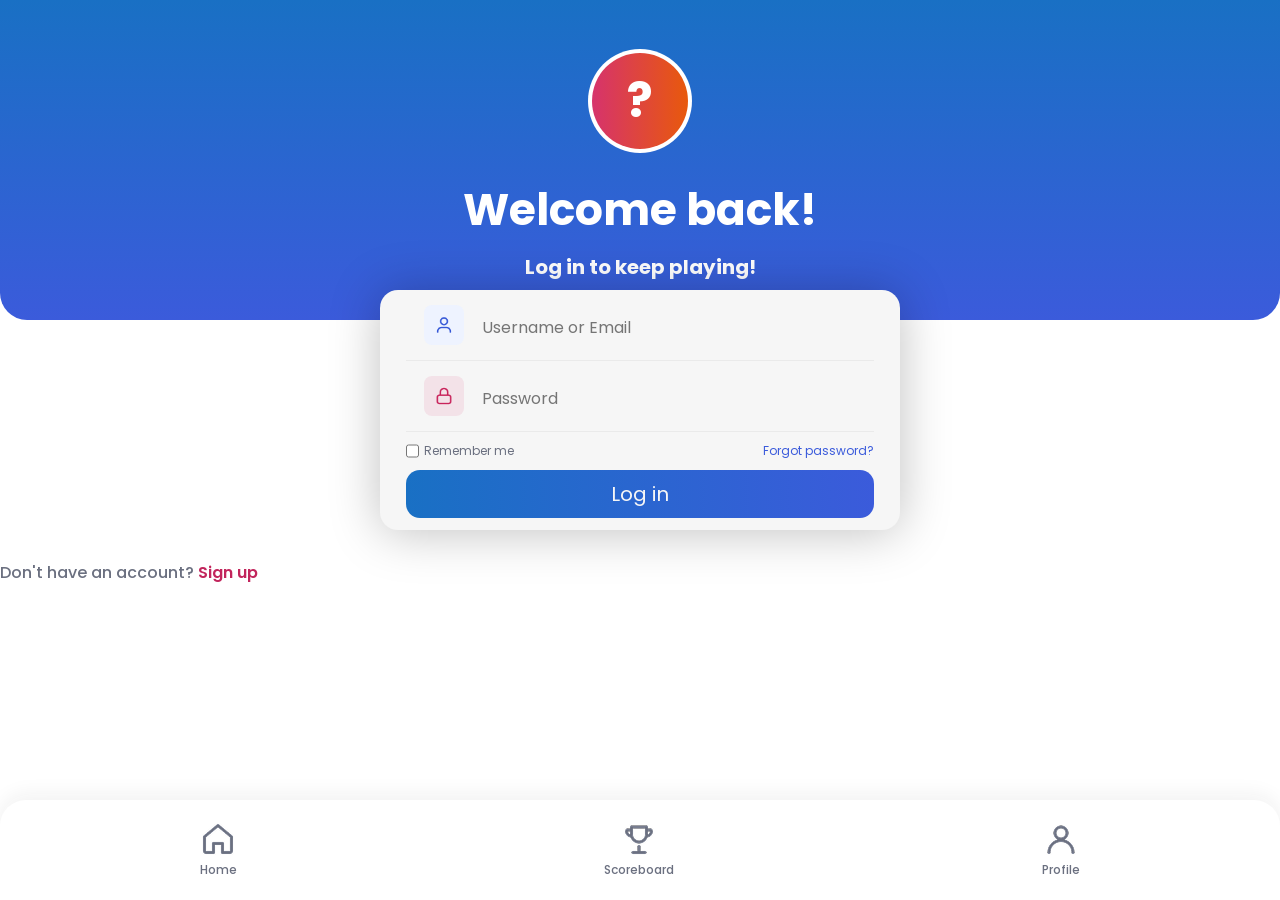
<file: index.html>
<!doctype html>
<html lang="en">
  <head>
    <meta charset="UTF-8" />
    <meta http-equiv="refresh" content="0; url=pages/Index.html" />
    <title>Quiz App</title>
  </head>
  <body>
    <a href="pages/Index.html">Go to the quiz</a>
  </body>
</html>
</file>
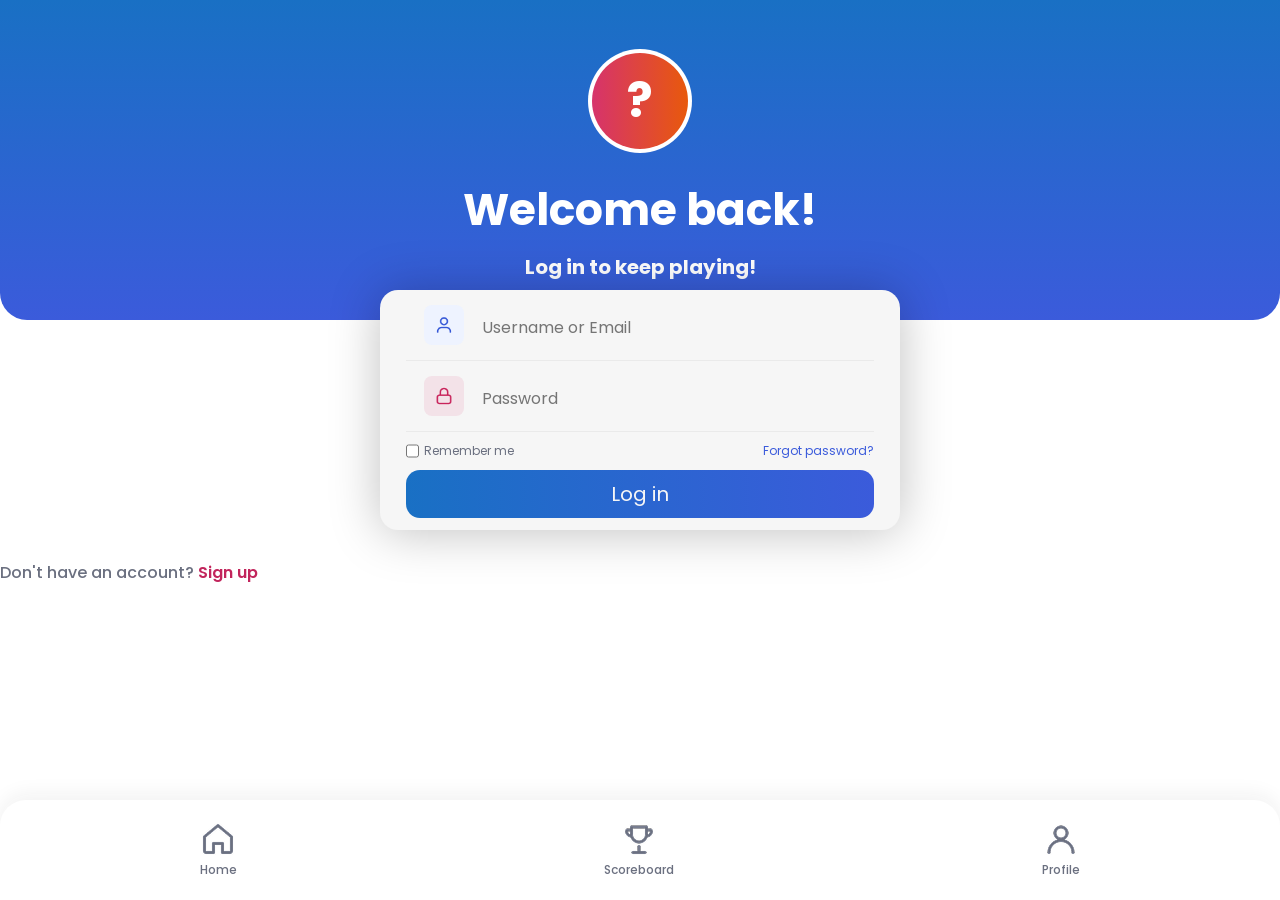
<file: pages/Index.html>
<!doctype html>
<html lang="en">
<head>
    <meta charset="UTF-8">
    <meta name="viewport" content="width=device-width, initial-scale=1.0">
    <link rel="stylesheet" href="../css/style.css">
    <link rel="preconnect" href="https://fonts.googleapis.com">
    <link rel="preconnect" href="https://fonts.gstatic.com" crossorigin>
    <link href="https://fonts.googleapis.com/css2?family=Inter:ital,opsz,wght@0,14..32,100..900;1,14..32,100..900&family=Poppins:ital,wght@0,100;0,200;0,300;0,400;0,500;0,600;0,700;0,800;0,900;1,100;1,200;1,300;1,400;1,500;1,600;1,700;1,800;1,900&display=swap" rel="stylesheet">
    <link rel="stylesheet" href="../css/main.css">
    <title>Log in | Quiz App</title>
  </head>
  <body>
    <header>
      <div class="logocontainer">
        <div class="logofirstbackground">
          <div class="logosecondbackground">
            <span class="LogoSignature" aria-hidden="true">?</span>
          </div>
        </div>
      </div>
      <div class="YourNameContainer">
        <h1>Welcome back!</h1>
      </div>
      <div class="usernameContainer">
        <p>Log in to keep playing!</p>
      </div>
    </header>
     <form class="statsContainer" id="LoginForm" aria-label="Log in">
            <div class="InputsContainer">
                <div class="UsernameInputcontainer">
                    <div class="iconBackground"><img src="../assets/person-icon-hd.png" alt=""></div>
                    <input type="text" placeholder="Username or Email" id="UsernameOrEmailInput" aria-label="Username or Email">
                </div>
                    <p class="invalidcontent" id="UsernameError" role="alert">Username or Email is incorrect</p>
                <div class="PasswordInputcontainer">
                    <div class="iconBackground2"><img src="../assets/lock-icon-hd.png" alt=""></div>
                    <input type="password" placeholder="Password" id="PasswordInput" aria-label="Password">
                </div>
                <p class="invalidcontent" id="PasswordError" role="alert">Password is incorrect</p>
            </div>
            <div class="SubContainer">
                <div class="RememberContainer">
                    <input type="checkbox" id="RememberMeChecker"> <label for="RememberMeChecker">Remember me</label>
                </div>
                <p>Forgot password?</p>
            </div>
            <button type="submit" id="LogInButton">Log in</button>
        </form>
        <p class="AccountPrompt">Don't have an account? <a href="Signup.html"><span>Sign up</span></a></p>
        
        <!-- // this code for footer dont tocuh /Abdul // -->
    <footer class="footer">
        <nav class="footer_nav">
            <ul class="footer_list">

                <li>
                    <a href="home.html">
                        <img src="../assets/footer-home-icon.png" alt="" width="36" height="36">
                        <span class="footer_span">Home</span>
                    </a>
                </li>

                <li>
                    <a href="scoreboard.html">
                        <img src="../assets/footer-leaderboard-icon.png" alt="" width="36" height="36">
                        <span class="footer_span">Scoreboard</span>
                    </a>
                </li>

                <li>
                    <a href="profile.html">
                        <img src="../assets/footer-profile-icon.png" alt="" width="36" height="36">
                        <span class="footer_span">Profile</span>
                    </a>
                </li>

            </ul>
        </nav>
    </footer>
    <!-- // this code for footer dont tocuh /Abdul // -->
    <script type="module" src="../js/account/login.js"></script>
  </body>
</html>
</file>
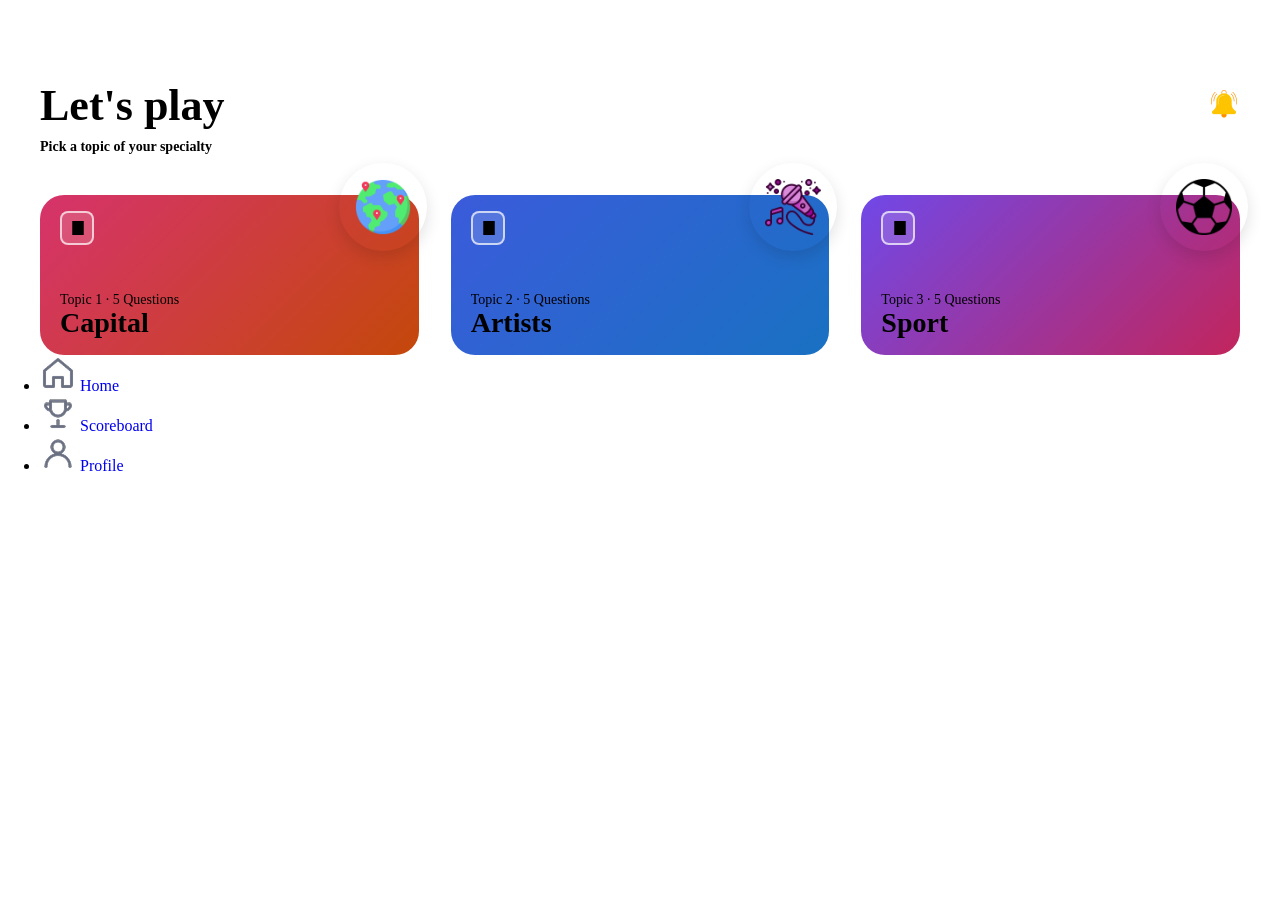
<file: home.html>
<!doctype html>
<html lang="en">
  <head>
    <meta charset="UTF-8" />
    <meta name="viewport" content="width=device-width, initial-scale=1.0" />
    <title>Quiz - Home</title>

    <!-- Typsnittet Poppins -->

    <link rel="preconnect" href="https://fonts.googleapis.com" />
    <link rel="preconnect" href="https://fonts.gstatic.com" crossorigin />
    <link
      href="https://fonts.googleapis.com/css2?family=Poppins:wght@400;500;600;700;800&display=swap"
      rel="stylesheet"/>

    <link rel="stylesheet" href="css/home.css">
    <link rel="stylesheet" href="css/notification.css">
  </head>

  <body>
    <div class="app">
      <!-- HEADER-->
      <header class="header">
        <div>
          <h1 class="header__title">Let's play</h1>
          <p class="header__subtitle">Pick a topic of your specialty</p>
        </div>

        <button type="button" class="bell-btn" id="bell-btn" aria-label="Notifications">
          <img src="assets/bell.png" alt="" />
      </button>
      </header>

      <main class="topics">
        <button type="button" class="topic-card topic-card--capital" data-topic="capitals">
          <span class="topic-card__play" aria-hidden="true"></span>
          <span class="topic-card__info">Topic 1 · 5 Questions</span>
          <span class="topic-card__name">Capital</span>
          <span class="topic-card__icon"><img src="assets/globe.png" alt="" /></span>
        </button>

        <button type="button" class="topic-card topic-card--artists" data-topic="artists">
          <span class="topic-card__play" aria-hidden="true"></span>
          <span class="topic-card__info">Topic 2 · 5 Questions</span>
          <span class="topic-card__name">Artists</span>
          <span class="topic-card__icon"
            ><img src="assets/artists.png" alt=""
          /></span>
        </button>

        <button type="button" class="topic-card topic-card--sport" data-topic="sports">
          <span class="topic-card__play" aria-hidden="true"></span>
          <span class="topic-card__info">Topic 3 · 5 Questions</span>
          <span class="topic-card__name">Sport</span>
          <span class="topic-card__icon"><img src="assets/ball.png" alt="" /></span>
        </button>
      </main>

      <!-- Nav-->
<footer class="footer">
        <nav class="footer_nav">
            <ul class="footer_list">

                <li>
                    <a href="#">
                        <img src="/assets/footer-home-icon.png" alt="" width="36" height="36">
                        <span class="footer_span">Home</span>
                    </a>
                </li>

                <li>
                    <a href="scoreboard.html">
                        <img src="/assets/footer-leaderboard-icon.png" alt="" width="36" height="36">
                        <span class="footer_span">Scoreboard</span>
                    </a>
                </li>

                <li>
                    <a href="profile.html">
                        <img src="/assets/footer-profile-icon.png" alt="" width="36" height="36">
                        <span class="footer_span">Profile</span>
                    </a>
                </li>

            </ul>
        </nav>
    </footer>
      <!-- Pop-up -->

      <div class="modal-overlay" id="modal-overlay" hidden>
        <div class="modal" role="dialog" aria-modal="true" aria-labelledby="modal-title">

          <div class="modal__badge-icon" aria-hidden="true">
            <img src="assets/bell.png" alt="" />
</div> 

            <!-- JS changes these next few depending on results-->
             <span class="modal__label">New challenge</span>
             
             <h2 class="modal__title" id="modal-title">Maya beat your score!</h2>
             <p class="modal__text">
              She got 5/5 in Capitals. Can you take back your spot on the leaderboard?
             </p>

             <a href="questions.html" class="modal__play" id="play-now-btn"
             >Play now</a>

             <button type="button" class="modal__later" id="later-btn">Maybe later</button>
          
        </div>
      </div>
    </div>
      <!-- JavaScript -->
      <script type="module" src="js/home.js"></script>
  </body>
</html>
</file>
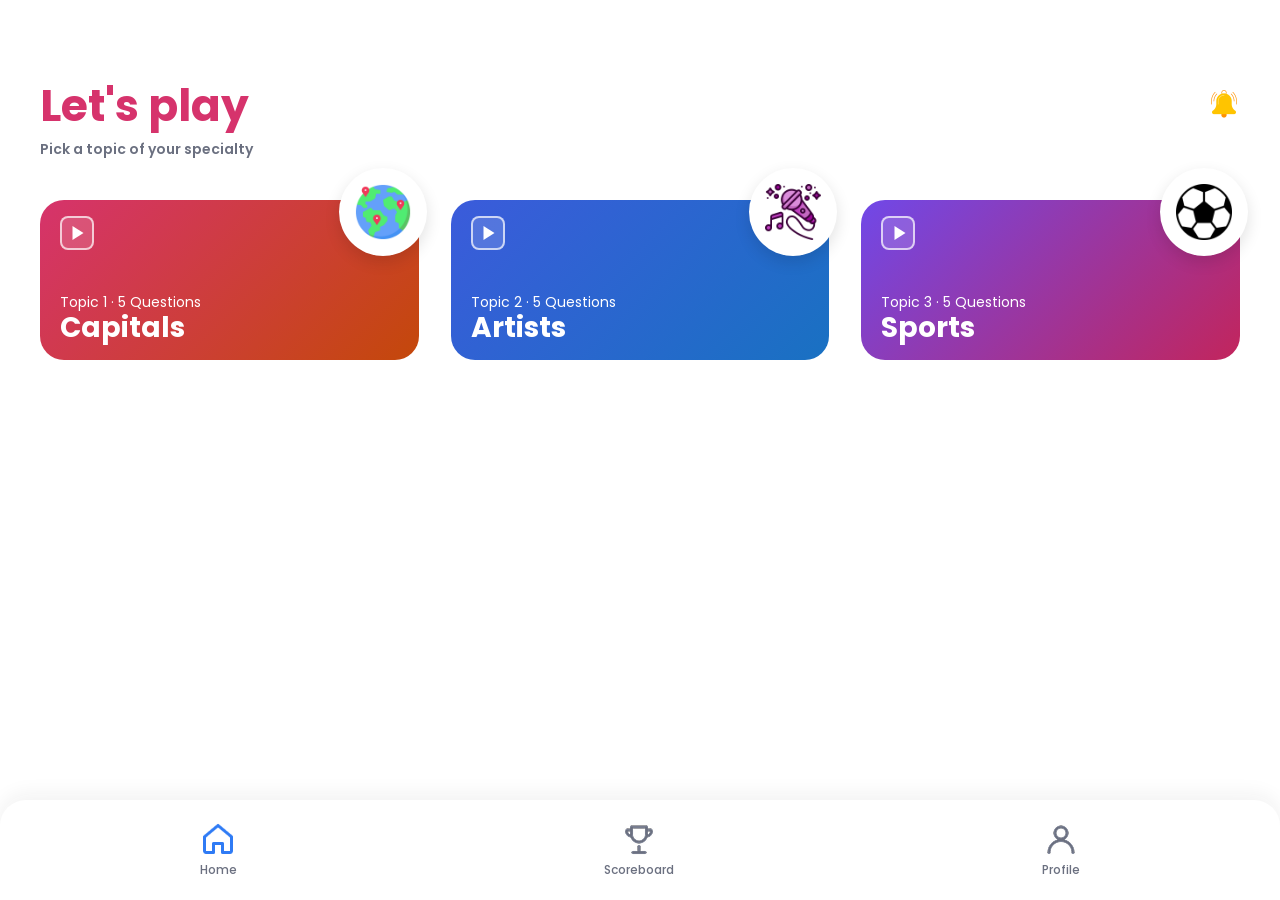
<file: pages/home.html>
<!doctype html>
<html lang="en">
  <head>
    <meta charset="UTF-8" />
    <meta name="viewport" content="width=device-width, initial-scale=1.0" />
    <title>Quiz - Home</title>

    <!-- Poppins -->

    <link
      rel="icon"
      href="../assets/questions/quiz-icon.svg"
      type="image/svg+xml" />
    <link rel="preconnect" href="https://fonts.googleapis.com" />
    <link rel="preconnect" href="https://fonts.gstatic.com" crossorigin />
    <link
      href="https://fonts.googleapis.com/css2?family=Poppins:wght@400;500;600;700;800&display=swap"
      rel="stylesheet" />

    <link rel="stylesheet" href="../css/home.css" />
    <link rel="stylesheet" href="../css/notification.css" />
    <link rel="stylesheet" href="../css/main.css" />
  </head>

  <body>
    <div class="app">
      <!-- HEADER-->
      <header class="header">
        <div>
          <h1 class="header__title">Let's play</h1>
          <p class="header__subtitle">Pick a topic of your specialty</p>
        </div>

        <button
          type="button"
          class="bell-btn"
          id="bell-btn"
          aria-label="Notifications">
          <img src="../assets/bell.png" alt="" />
        </button>
      </header>

      <main class="topics">
        <button
          type="button"
          class="topic-card topic-card--capital"
          data-topic="capitals">
          <span class="topic-card__play" aria-hidden="true"></span>
          <span class="topic-card__info">Topic 1 · 5 Questions</span>
          <span class="topic-card__name">Capitals</span>
          <span class="topic-card__icon"
            ><img src="../assets/globe.png" alt=""
          /></span>
        </button>

        <button
          type="button"
          class="topic-card topic-card--artists"
          data-topic="artists">
          <span class="topic-card__play" aria-hidden="true"></span>
          <span class="topic-card__info">Topic 2 · 5 Questions</span>
          <span class="topic-card__name">Artists</span>
          <span class="topic-card__icon"
            ><img src="../assets/artists.png" alt="" />
          </span>
        </button>

        <button
          type="button"
          class="topic-card topic-card--sport"
          data-topic="sports">
          <span class="topic-card__play" aria-hidden="true"></span>
          <span class="topic-card__info">Topic 3 · 5 Questions</span>
          <span class="topic-card__name">Sports</span>
          <span class="topic-card__icon"
            ><img src="../assets/ball.png" alt=""
          /></span>
        </button>
      </main>

      <!-- Nav-->
      <!-- // this code for footer dont touch /Abdul // -->
      <footer class="footer">
        <nav class="footer_nav">
          <ul class="footer_list">
            <li>
              <a href="home.html">
                <img
                  src="../assets/footer-home-icon-blue.png"
                  alt=""
                  width="36"
                  height="36" />
                <span class="footer_span">Home</span>
              </a>
            </li>

            <li>
              <a href="scoreboard.html">
                <img
                  src="../assets/footer-leaderboard-icon.png"
                  alt=""
                  width="36"
                  height="36" />
                <span class="footer_span">Scoreboard</span>
              </a>
            </li>

            <li>
              <a href="profile.html">
                <img
                  src="../assets/footer-profile-icon.png"
                  alt=""
                  width="36"
                  height="36" />
                <span class="footer_span">Profile</span>
              </a>
            </li>
          </ul>
        </nav>
      </footer>

      <!-- Pop-up -->

      <div class="modal-overlay" id="modal-overlay" hidden>
        <div
          class="modal"
          role="dialog"
          aria-modal="true"
          aria-labelledby="modal-title">
          <div class="modal__badge-icon" aria-hidden="true">
            <img src="../assets/bell.png" alt="" />
          </div>

          <!-- JS changes these next few depending on results-->
          <span class="modal__label">New challenge</span>

          <h2 class="modal__title" id="modal-title">Maya beat your score!</h2>
          <p class="modal__text">
            She got 5/5 in Capitals. Can you take back your spot on the
            leaderboard?
          </p>

          <a href="questions.html" class="modal__play" id="play-now-btn"
            >Play now</a
          >

          <button type="button" class="modal__later" id="later-btn">
            Maybe later
          </button>
        </div>
      </div>
      <!-- // this code for footer dont touch /Abdul // -->
    </div>
    <!-- JavaScript -->
    <script type="module" src="../js/home.js"></script>
  </body>
</html>
</file>
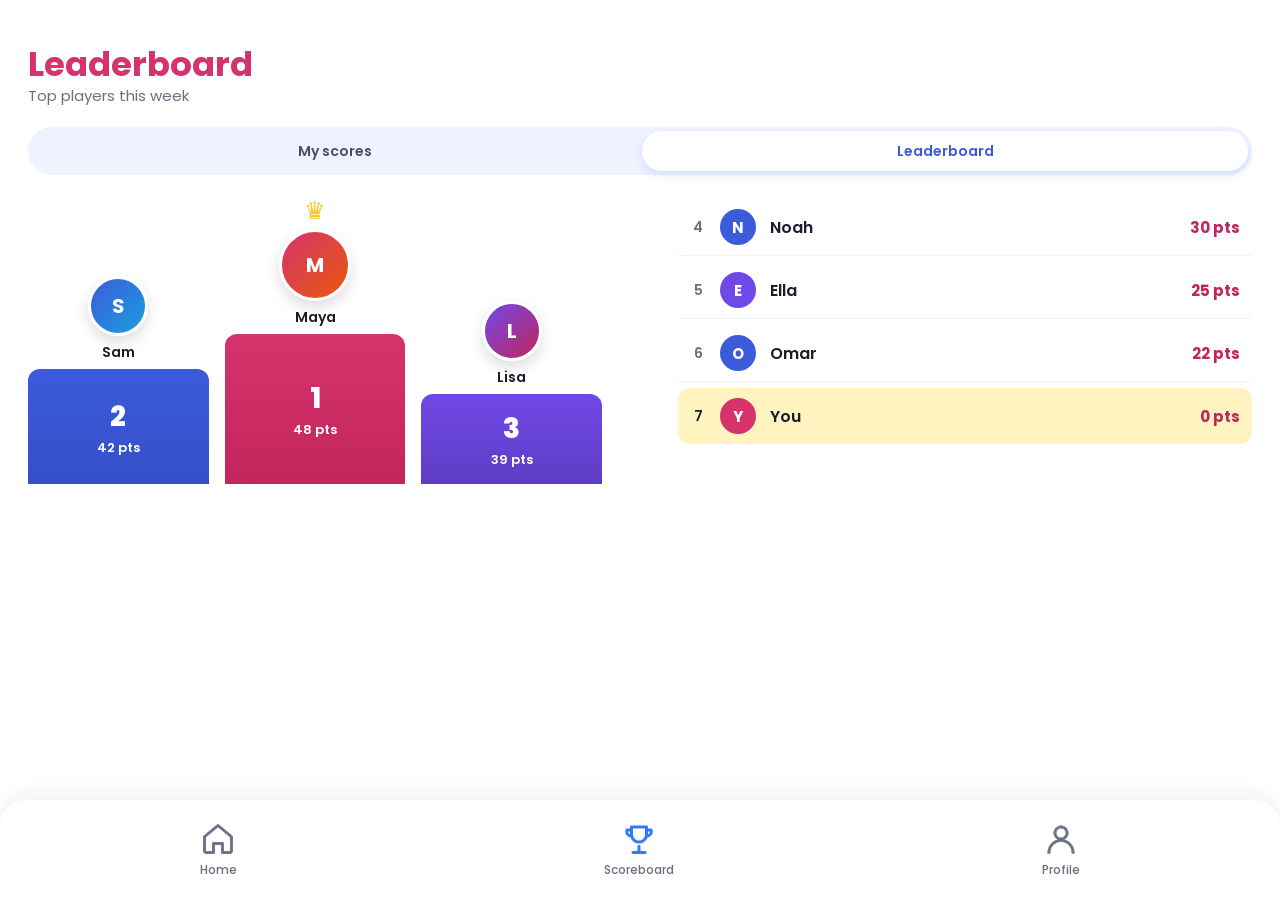
<file: pages/leaderboard.html>
<!doctype html>
<html lang="en">
  <head>
    <meta charset="UTF-8" />
    <meta name="viewport" content="width=device-width, initial-scale=1.0" />
    <link rel="preconnect" href="https://fonts.googleapis.com" />
    <link rel="preconnect" href="https://fonts.gstatic.com" crossorigin />
    <link
      href="https://fonts.googleapis.com/css2?family=Poppins:wght@400;500;600;700;800&display=swap"
      rel="stylesheet" />
    <link rel="stylesheet" href="../css/leaderboard.css" />
    <link
      rel="icon"
      href="../assets/questions/quiz-icon.svg"
      type="image/svg+xml" />
    <link rel="stylesheet" href="../css/main.css" />
    <title>Leaderboard - Quiz App</title>
  </head>
  <body>
    <main class="leaderboard">
      <header class="leaderboard_header">
        <h1 class="leaderboard_title">Leaderboard</h1>
        <p class="leaderboard_subtitle">Top players this week</p>
      </header>

      <nav class="tabs" aria-label="Scores">
        <a href="scoreboard.html" class="tabs_btn">My scores</a>
        <a
          href="leaderboard.html"
          class="tabs_btn tabs_btn-active"
          aria-current="page"
          >Leaderboard</a
        >
      </nav>

      <div class="leaderboard_content">
        <section class="podium" aria-labelledby="podium-title">
          <h2 id="podium-title" class="visually-hidden">Top 3 players</h2>
          <ol class="podium_list"></ol>
        </section>

        <section aria-labelledby="players-title">
          <h2 id="players-title" class="visually-hidden">Other players</h2>
          <ol class="player_list" start="4"></ol>
        </section>
      </div>
    </main>

    <!-- // this code for footer dont touch /Abdul // -->
    <footer class="footer">
      <nav class="footer_nav">
        <ul class="footer_list">
          <li>
            <a href="home.html">
              <img
                src="../assets/footer-home-icon.png"
                alt=""
                width="36"
                height="36" />
              <span class="footer_span">Home</span>
            </a>
          </li>

          <li>
            <a href="scoreboard.html">
              <img
                src="../assets/footer-leaderboard-icon-blue.png"
                alt=""
                width="36"
                height="36" />
              <span class="footer_span">Scoreboard</span>
            </a>
          </li>

          <li>
            <a href="profile.html">
              <img
                src="../assets/footer-profile-icon.png"
                alt=""
                width="36"
                height="36" />
              <span class="footer_span">Profile</span>
            </a>
          </li>
        </ul>
      </nav>
    </footer>
    <!-- // this code for footer dont touch /Abdul // -->

    <script type="module" src="../js/leaderboard.js"></script>
  </body>
</html>
</file>
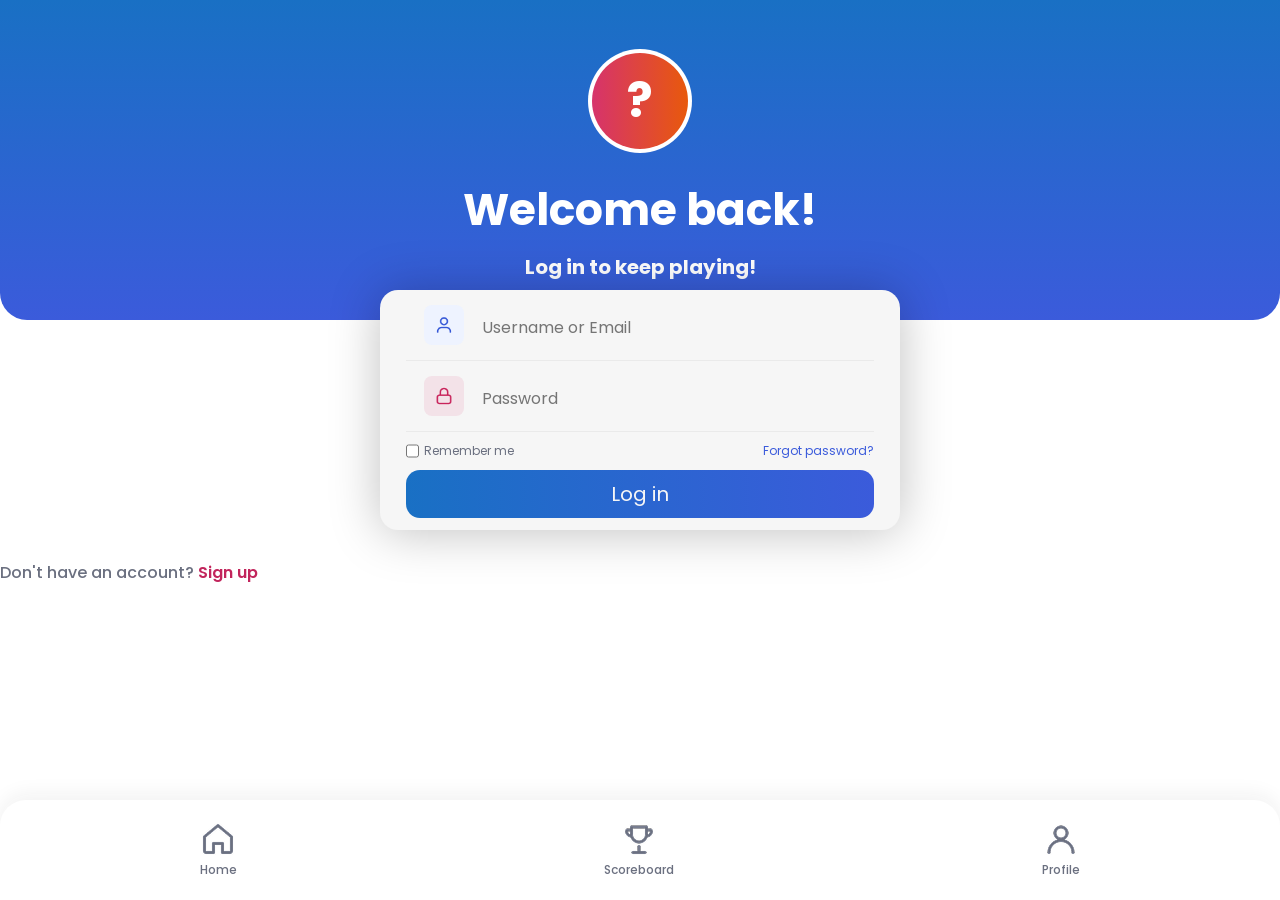
<file: pages/profile.html>
<!doctype html>
<html lang="en">
<head>
    <meta charset="UTF-8">
    <meta name="viewport" content="width=device-width, initial-scale=1.0">
    <meta name="description" content="Your Quiz App profile: view your stats and manage your settings.">
    <link rel="stylesheet" href="../css/profile.css">
    <link rel="icon" href="../assets/questions/quiz-icon.svg" type="image/svg+xml">
        <link rel="preconnect" href="https://fonts.googleapis.com">
    <link rel="preconnect" href="https://fonts.gstatic.com" crossorigin>
    <link href="https://fonts.googleapis.com/css2?family=Inter:ital,opsz,wght@0,14..32,100..900;1,14..32,100..900&family=Poppins:ital,wght@0,100;0,200;0,300;0,400;0,500;0,600;0,700;0,800;0,900;1,100;1,200;1,300;1,400;1,500;1,600;1,700;1,800;1,900&display=swap" rel="stylesheet">
    <link rel="preconnect" href="https://fonts.googleapis.com">
    <link rel="preconnect" href="https://fonts.gstatic.com" crossorigin>
    <link href="https://fonts.googleapis.com/css2?family=DM+Sans:ital,opsz,wght@0,9..40,100..1000;1,9..40,100..1000&family=Poppins:ital,wght@0,100;0,200;0,300;0,400;0,500;0,600;0,700;0,800;0,900;1,100;1,200;1,300;1,400;1,500;1,600;1,700;1,800;1,900&display=swap" rel="stylesheet">
    <link rel="stylesheet" href="../css/main.css">
    <title>Profile | Quiz App</title>
  </head>
  <body>
    <header>
      <div class="logocontainer">
        <div class="logofirstbackground">
          <div class="logosecondbackground">
            <span class="LogoSignature" id="ProfileInitial" aria-hidden="true"
              >E</span
            >
          </div>
        </div>
      </div>
      <div class="YourNameContainer">
        <h1 id="ProfileName">[Your name]</h1>
      </div>
      <div class="usernameContainer">
        <p id="ProfileInfo">
          @username <span aria-hidden="true"></span> Level 3
        </p>
      </div>
      <div class="statsContainer" role="group" aria-label="Your statistics">
        <div class="statsChildren">
          <strong id="gamesPlayedStat">12</strong>
          <p>Games played</p>
        </div>
        <div class="statsChildren">
          <strong id="correctanswerStat">48</strong>
          <p>Correct answers</p>
        </div>
        <div class="statsChildren">
          <strong id="leaderboardStat">#5</strong>
          <p>Leaderboard</p>
        </div>
      </div>
    </header>
    <main>
        <div class="TitleContainer">
            <h2>Settings</h2>
        </div>
        <div class="subseciton">
            <div class="leftSideContent">
                <div class="iconBackground"><img src="../assets/pencile-icon.png" alt=""></div>
                <strong>Edit profile</strong>
            </div>
        </div>
        <hr class="dividerLine">
        <div class="subseciton">
            <div class="leftSideContent">
                <div class="iconBackground2"><span aria-hidden="true">N</span></div>
                <strong id="notificationsLabel">Notifications</strong>
            </div>
            <div class="rightSideContent">
                <button id="buttonBackground" type="button" role="switch" aria-checked="true" aria-labelledby="notificationsLabel">
                    <span aria-hidden="true"></span>
                </button>
            </div>
        </div>
        <hr class="dividerLine">
        <div class="subseciton">
            <div class="leftSideContent">
                <div class="iconBackground2"><span aria-hidden="true">S</span></div>
                <strong id="soundLabel">Sound effects</strong>
            </div>
            <div class="rightSideContent">
                <button id="buttonBackground2" type="button" role="switch" aria-checked="false" aria-labelledby="soundLabel">
                    <span aria-hidden="true"></span>
                </button>
            </div>
        </div>
        <hr class="dividerLine">
       <button id="LogOut" type="button">Log out</button>
    </main>

    <!-- // this code for footer dont tocuh /Abdul // -->
    <footer class="footer">
        <nav class="footer_nav">
            <ul class="footer_list">

                <li>
                    <a href="home.html">
                        <img src="../assets/footer-home-icon.png" alt="" width="36" height="36">
                        <span class="footer_span">Home</span>
                    </a>
                </li>

                <li>
                    <a href="scoreboard.html">
                        <img src="../assets/footer-leaderboard-icon.png" alt="" width="36" height="36">
                        <span class="footer_span">Scoreboard</span>
                    </a>
                </li>

                <li>
                    <a href="profile.html">
                        <img src="../assets/footer-profile-icon.png" alt="" width="36" height="36">
                        <span class="footer_span">Profile</span>
                    </a>
                </li>

            </ul>
        </nav>
    </footer>
    <!-- // this code for footer dont tocuh /Abdul // -->
    <script type="module" src="../js/account/profile.js"></script>
  </body>
</html>
</file>
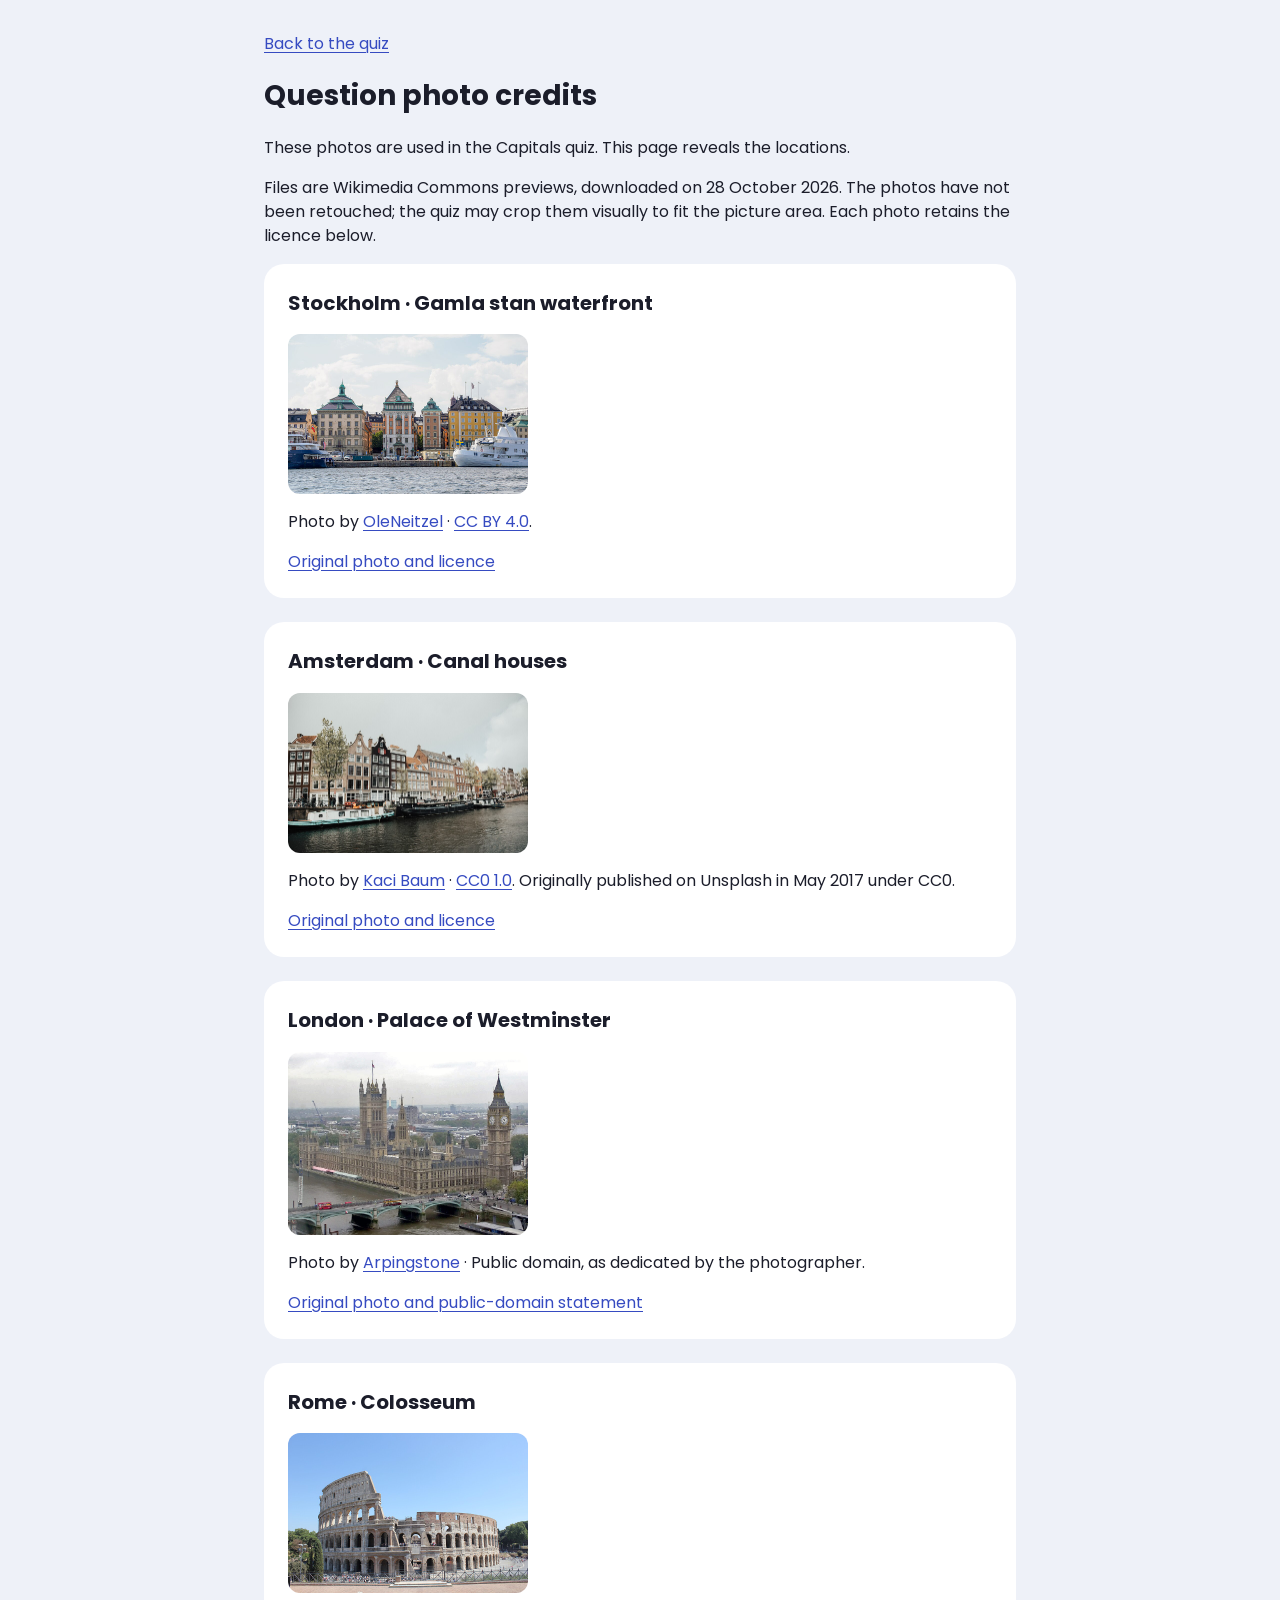
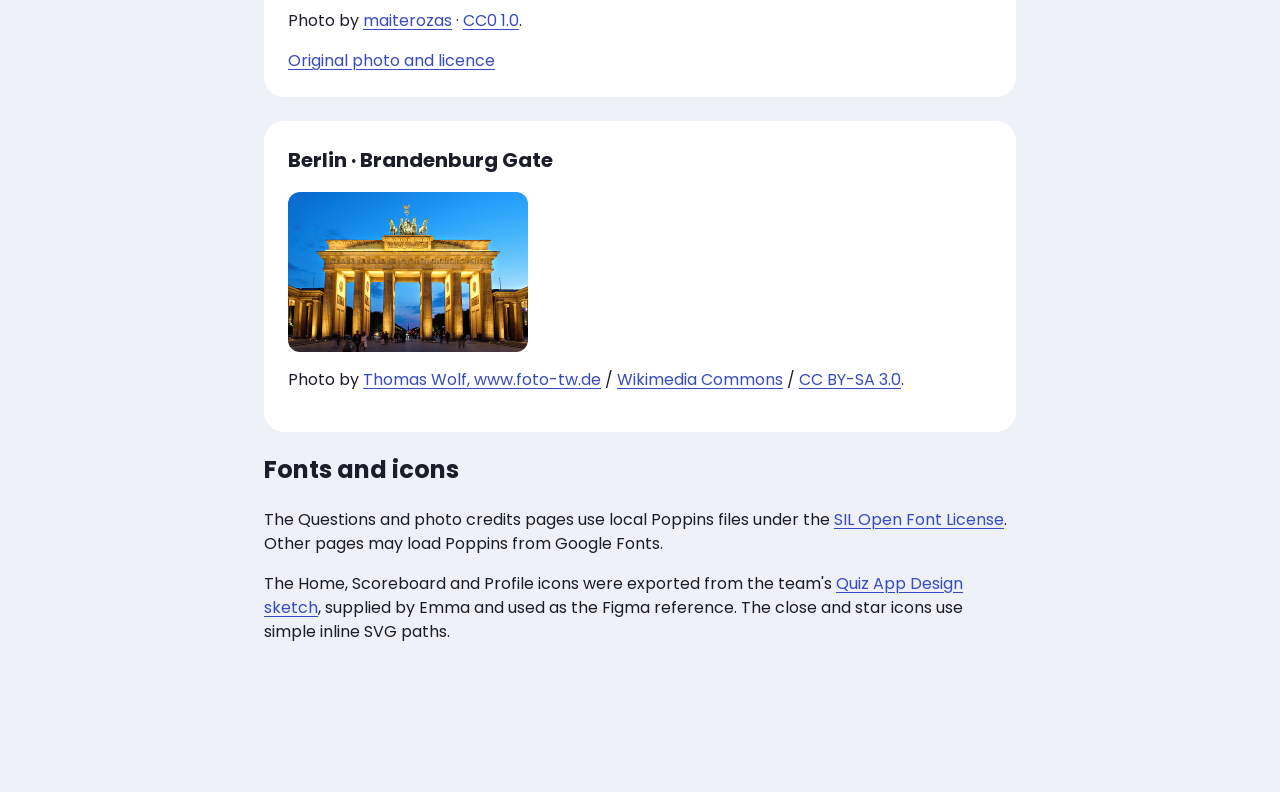
<file: pages/question-credits.html>
<!doctype html>
<html lang="en">
  <head>
    <meta charset="UTF-8" />
    <meta name="viewport" content="width=device-width, initial-scale=1" />
    <title>Question photo credits – Quiz</title>
    <link
      rel="icon"
      href="../assets/questions/quiz-icon.svg"
      type="image/svg+xml" />
    <link rel="stylesheet" href="../css/main.css" />
    <link rel="stylesheet" href="../css/questions.css" />
  </head>
  <body class="question-page">
    <main class="credits-page">
      <a href="questions.html">Back to the quiz</a>
      <h1>Question photo credits</h1>
      <p>
        These photos are used in the Capitals quiz. This page reveals the
        locations.
      </p>
      <p>
        Files are Wikimedia Commons previews, downloaded on 28 October 2026. The
        photos have not been retouched; the quiz may crop them visually to fit
        the picture area. Each photo retains the licence below.
      </p>
      <ul class="credit-list">
        <li>
          <h2>Stockholm · Gamla stan waterfront</h2>
          <img
            src="../assets/questions/stockholm.jpg"
            alt="Historic waterfront buildings in Gamla stan, Stockholm."
            width="960"
            height="640"
            loading="lazy" />
          <p>
            Photo by
            <a href="https://commons.wikimedia.org/wiki/User:OleNeitzel"
              >OleNeitzel</a
            >
            ·
            <a href="https://creativecommons.org/licenses/by/4.0/">CC BY 4.0</a
            >.
          </p>
          <a
            href="https://commons.wikimedia.org/wiki/File:Nygr%C3%A4nd,_Brunnsgr%C3%A4nd,_Skeppsbron_seen_from_Str%C3%B6mmen,_Stockholm.jpg"
            >Original photo and licence</a
          >
        </li>
        <li>
          <h2>Amsterdam · Canal houses</h2>
          <img
            src="../assets/questions/amsterdam.jpg"
            alt="Narrow canal houses in Amsterdam."
            width="960"
            height="641"
            loading="lazy" />
          <p>
            Photo by <a href="https://unsplash.com/@kacibaum">Kaci Baum</a> ·
            <a href="https://creativecommons.org/publicdomain/zero/1.0/"
              >CC0 1.0</a
            >. Originally published on Unsplash in May 2017 under CC0.
          </p>
          <a
            href="https://commons.wikimedia.org/wiki/File:Amsterdam_Canal_Houses_(Unsplash).jpg"
            >Original photo and licence</a
          >
        </li>
        <li>
          <h2>London · Palace of Westminster</h2>
          <img
            src="../assets/questions/london.jpg"
            alt="The Palace of Westminster, clock tower and River Thames in London."
            width="750"
            height="573"
            loading="lazy" />
          <p>
            Photo by
            <a href="https://commons.wikimedia.org/wiki/User:Arpingstone"
              >Arpingstone</a
            >
            · Public domain, as dedicated by the photographer.
          </p>
          <a
            href="https://commons.wikimedia.org/wiki/File:Palace.of.westminster.arp.jpg"
            >Original photo and public-domain statement</a
          >
        </li>
        <li>
          <h2>Rome · Colosseum</h2>
          <img
            src="../assets/questions/rome.jpg"
            alt="The exterior arches of the Colosseum in Rome."
            width="960"
            height="640"
            loading="lazy" />
          <p>
            Photo by
            <a href="https://pixabay.com/users/maiterozas-3811814/"
              >maiterozas</a
            >
            ·
            <a href="https://creativecommons.org/publicdomain/zero/1.0/"
              >CC0 1.0</a
            >.
          </p>
          <a
            href="https://commons.wikimedia.org/wiki/File:Colosseum_romanum.jpg"
            >Original photo and licence</a
          >
        </li>
        <li>
          <h2>Berlin · Brandenburg Gate</h2>
          <img
            src="../assets/questions/berlin.jpg"
            alt="The Brandenburg Gate illuminated at dusk in Berlin."
            width="960"
            height="640"
            loading="lazy" />
          <p>
            Photo by
            <a href="https://www.foto-tw.de/">Thomas Wolf, www.foto-tw.de</a> /
            <a
              href="https://commons.wikimedia.org/wiki/File:Brandenburger_Tor_abends.jpg"
              >Wikimedia Commons</a
            >
            /
            <a href="https://creativecommons.org/licenses/by-sa/3.0/"
              >CC BY-SA 3.0</a
            >.
          </p>
        </li>
      </ul>
      <h2>Fonts and icons</h2>
      <p>
        The Questions and photo credits pages use local Poppins files under the
        <a href="../assets/fonts/OFL.txt">SIL Open Font License</a>. Other pages
        may load Poppins from Google Fonts.
      </p>
      <p>
        The Home, Scoreboard and Profile icons were exported from the team's
        <a
          href="https://www.figma.com/design/JSbaypCY8vyrupchz2BVmP/Quiz-app---uo3?node-id=254-292"
          >Quiz App Design sketch</a
        >, supplied by Emma and used as the Figma reference. The close and star
        icons use simple inline SVG paths.
      </p>
    </main>
  </body>
</html>
</file>
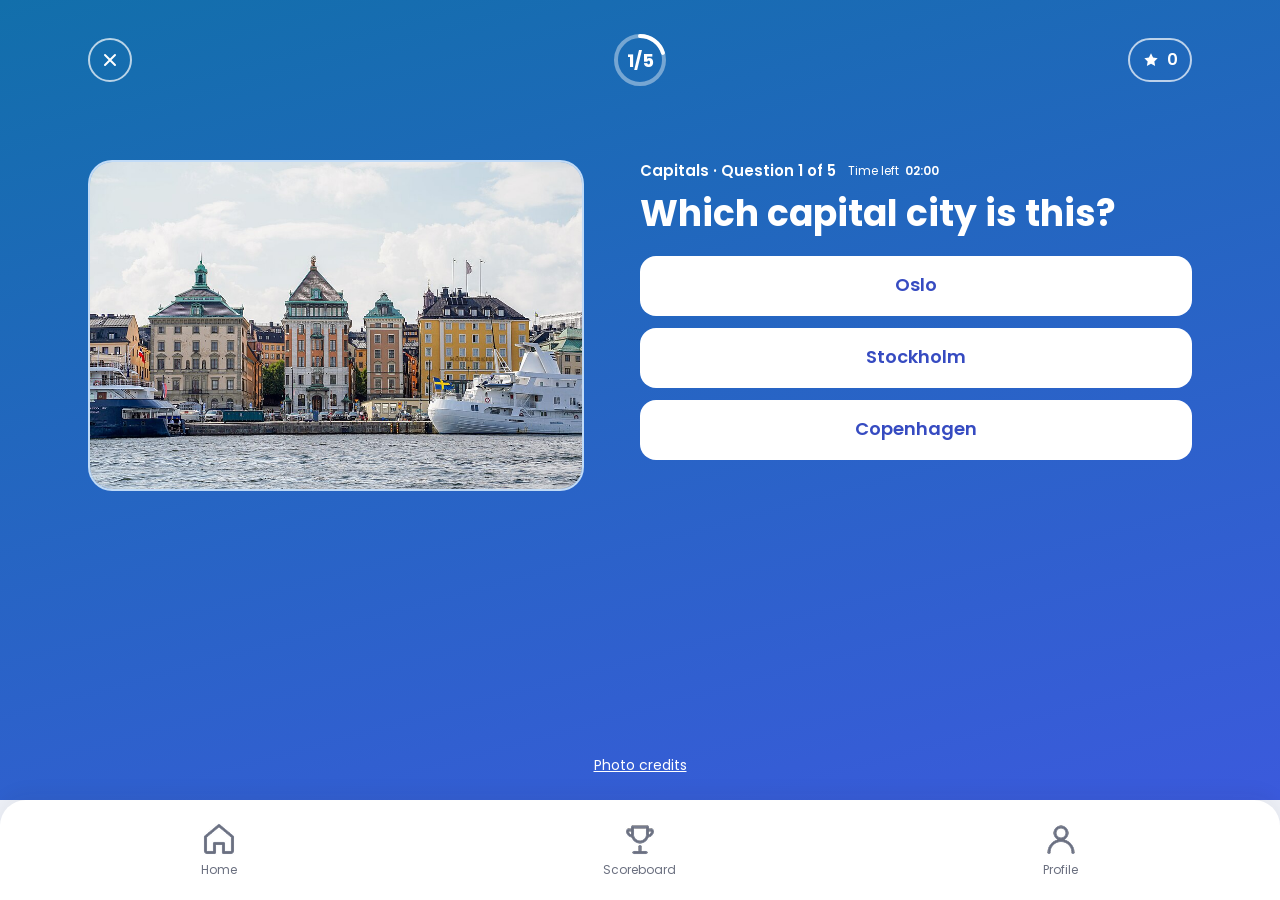
<file: pages/questions.html>
<!doctype html>
<html lang="en">
  <head>
    <meta charset="UTF-8" />
    <meta name="viewport" content="width=device-width, initial-scale=1" />
    <meta
      name="description"
      content="Test your knowledge of capitals, sports and artists in our quiz." />
    <title>Questions - Quiz</title>
    <link
      rel="icon"
      href="../assets/questions/quiz-icon.svg"
      type="image/svg+xml" />
    <link rel="stylesheet" href="../css/main.css" />
    <link rel="stylesheet" href="../css/questions.css" />
  </head>
  <body class="question-page">
    <a class="skip-link" href="#question-title">Skip to question</a>
    <div class="quiz-shell">
      <header class="quiz-header" aria-label="Quiz status">
        <a
          class="quit-link"
          href="home.html"
          aria-label="Quit quiz and return home">
          <svg viewBox="0 0 24 24" aria-hidden="true">
            <path d="m7 7 10 10M17 7 7 17" />
          </svg>
        </a>
        <div
          class="question-progress"
          role="img"
          aria-label="Loading quiz"
          id="question-progress">
          <svg viewBox="0 0 56 56" aria-hidden="true">
            <circle class="progress-track" cx="28" cy="28" r="24" />
            <circle class="progress-value" cx="28" cy="28" r="24" />
          </svg>
          <span aria-hidden="true"
            ><span id="question-number">0</span>/<span id="question-total"
              >5</span
            ></span
          >
        </div>
        <p class="score-pill">
          <svg viewBox="0 0 24 24" aria-hidden="true">
            <path
              d="m12 2 3.1 6.3 6.9 1-5 4.9 1.2 6.8-6.2-3.2L5.8 21 7 14.2 2 9.3l6.9-1Z" />
          </svg>
          <span class="visually-hidden">Score: </span
          ><span id="quiz-score">0</span>
        </p>
      </header>
      <main class="quiz-main">
        <noscript><p>Enable JavaScript to play this quiz.</p></noscript>
        <figure class="question-picture" id="question-picture" hidden>
          <img
            id="question-image"
            src="../assets/questions/stockholm.jpg"
            alt="A waterfront lined with pastel-coloured historic buildings and steep red roofs."
            width="960"
            height="640"
            fetchpriority="high" />
        </figure>
        <section class="question-content" aria-labelledby="question-title">
          <div class="question-details">
            <p class="question-category" id="question-category">Quiz</p>
            <p class="quiz-time">
              <span>Time left</span>
              <time id="quiz-time" datetime="PT2M">02:00</time>
            </p>
          </div>
          <h1 id="question-title" tabindex="-1">Loading question…</h1>
          <div
            class="answer-list"
            id="answer-list"
            role="group"
            aria-labelledby="question-title"></div>
          <p
            class="answer-feedback"
            id="answer-feedback"
            role="status"
            tabindex="-1"></p>
          <button
            class="answer-button retry-button"
            id="retry-button"
            type="button"
            hidden>
            Try again
          </button>
        </section>
      </main>
      <p class="photo-credits"><a href="question-credits.html">Photo credits</a></p>
      <footer class="footer">
        <nav class="footer_nav" aria-label="Main navigation">
          <ul class="footer_list">
            <li>
              <a href="home.html"
                ><img
                  src="../assets/footer-home-icon.png"
                  alt=""
                  width="36"
                  height="36" /><span class="footer_span">Home</span></a
              >
            </li>
            <li>
              <a href="scoreboard.html"
                ><img
                  src="../assets/footer-leaderboard-icon.png"
                  alt=""
                  width="36"
                  height="36" /><span class="footer_span">Scoreboard</span></a
              >
            </li>
            <li>
              <a href="profile.html"
                ><img
                  src="../assets/footer-profile-icon.png"
                  alt=""
                  width="36"
                  height="36" /><span class="footer_span">Profile</span></a
              >
            </li>
          </ul>
        </nav>
      </footer>
    </div>
    <dialog
      class="time-popup"
      id="time-popup"
      aria-labelledby="time-popup-title"
      aria-describedby="time-popup-text">
      <h2 id="time-popup-title">Time is up!</h2>
      <p id="time-popup-text">Your time is up.</p>
      <a class="time-popup__button" id="results-link" href="scoreboard.html"
        >View results</a
      >
      <button
        type="button"
        class="time-popup__button time-popup__button--secondary"
        id="play-again-button">
        Play again
      </button>
    </dialog>
    <script type="module" src="../js/question.js"></script>
  </body>
</html>
</file>
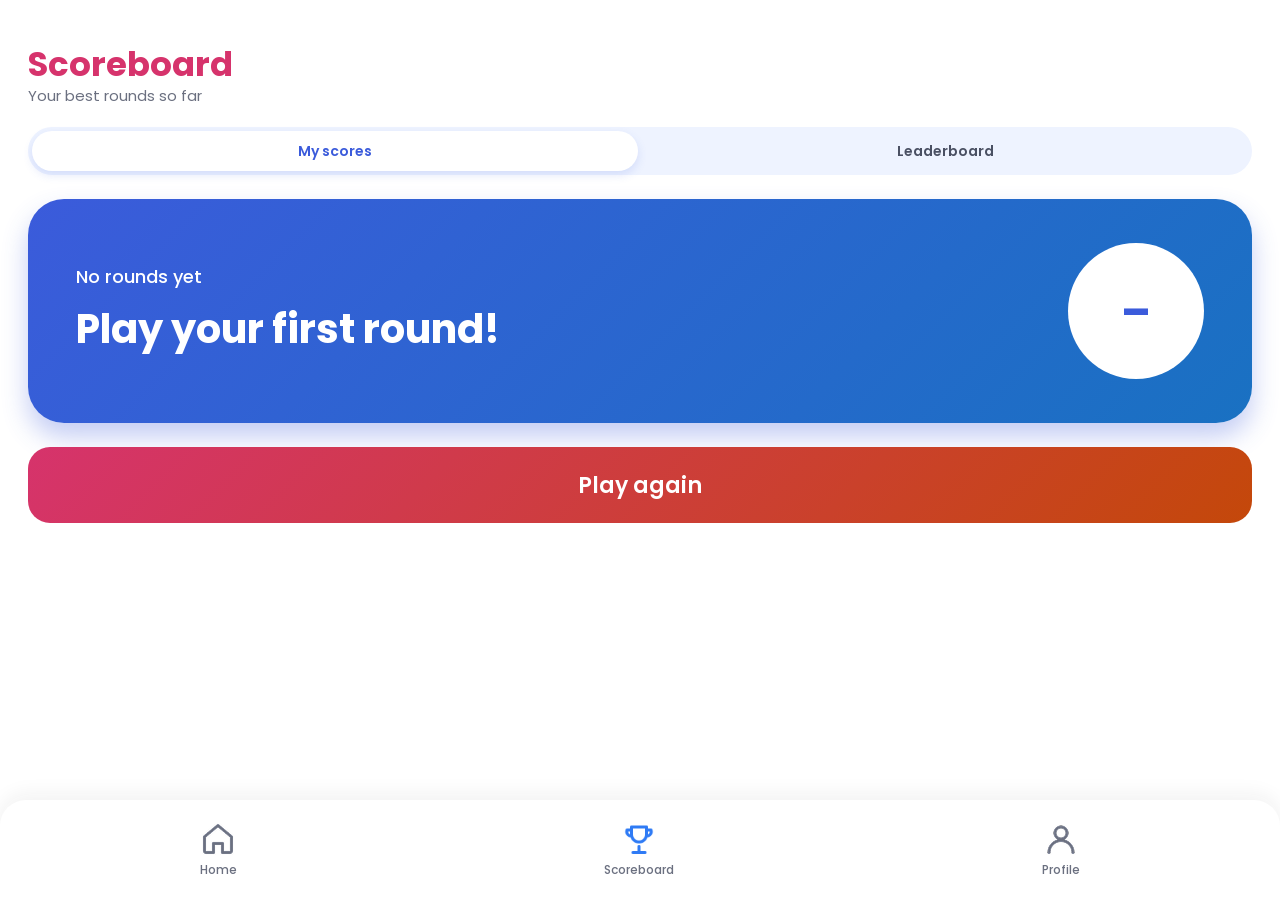
<file: pages/scoreboard.html>
<!doctype html>
<html lang="en">
<head>
    <meta charset="UTF-8">
    <meta name="viewport" content="width=device-width, initial-scale=1.0">
    <link rel="preconnect" href="https://fonts.googleapis.com">
    <link rel="preconnect" href="https://fonts.gstatic.com" crossorigin>
    <link href="https://fonts.googleapis.com/css2?family=Poppins:wght@400;500;600;700;800&display=swap" rel="stylesheet">
    <link rel="icon" href="../assets/questions/quiz-icon.svg" type="image/svg+xml">
    <link rel="stylesheet" href="../css/scoreboard.css">
    <link rel="stylesheet" href="../css/main.css">
    
    <title>Scoreboard - Quiz App</title>
  </head>
  <body>
    <main class="scoreboard">
      <header class="scoreboard_header">
        <h1 class="scoreboard_title">Scoreboard</h1>
        <p class="scoreboard_subtitle">Your best rounds so far</p>
      </header>

      <nav class="tabs" aria-label="Scores">
        <a
          href="scoreboard.html"
          class="tabs_btn tabs_btn-active"
          aria-current="page"
          >My scores</a
        >
        <a href="leaderboard.html" class="tabs_btn">Leaderboard</a>
        </nav>


        <section class="latest">
            <div class="latest_text">
                <p class="latest_label">Latest round · Capitals</p>
                <h2 class="latest_message">Great job!</h2>
            </div>
            <div class="latest_score">4/5</div>
        </section>

      <section class="best" id="best-rounds" aria-labelledby="best-title" hidden>
  <h2 id="best-title" class="best_title">Your best rounds</h2>
  <ol class="score_list"></ol>
</section>

      <a href="home.html" class="btn_primary">Play again</a>
    </main>

    <!-- // this code for footer dont touch /Abdul // -->
    <footer class="footer">
      <nav class="footer_nav">
        <ul class="footer_list">
          <li>
            <a href="home.html">
              <img
                src="../assets/footer-home-icon.png"
                alt=""
                width="36"
                height="36" />
              <span class="footer_span">Home</span>
            </a>
          </li>

          <li>
            <a href="scoreboard.html">
              <img
                src="../assets/footer-leaderboard-icon-blue.png"
                alt=""
                width="36"
                height="36" />
              <span class="footer_span">Scoreboard</span>
            </a>
          </li>

          <li>
            <a href="profile.html">
              <img
                src="../assets/footer-profile-icon.png"
                alt=""
                width="36"
                height="36" />
              <span class="footer_span">Profile</span>
            </a>
          </li>
        </ul>
      </nav>
    </footer>
    <!-- // this code for footer dont touch /Abdul // -->

    <script type="module" src="../js/scoreboard.js"></script>
  </body>
</html>
</file>
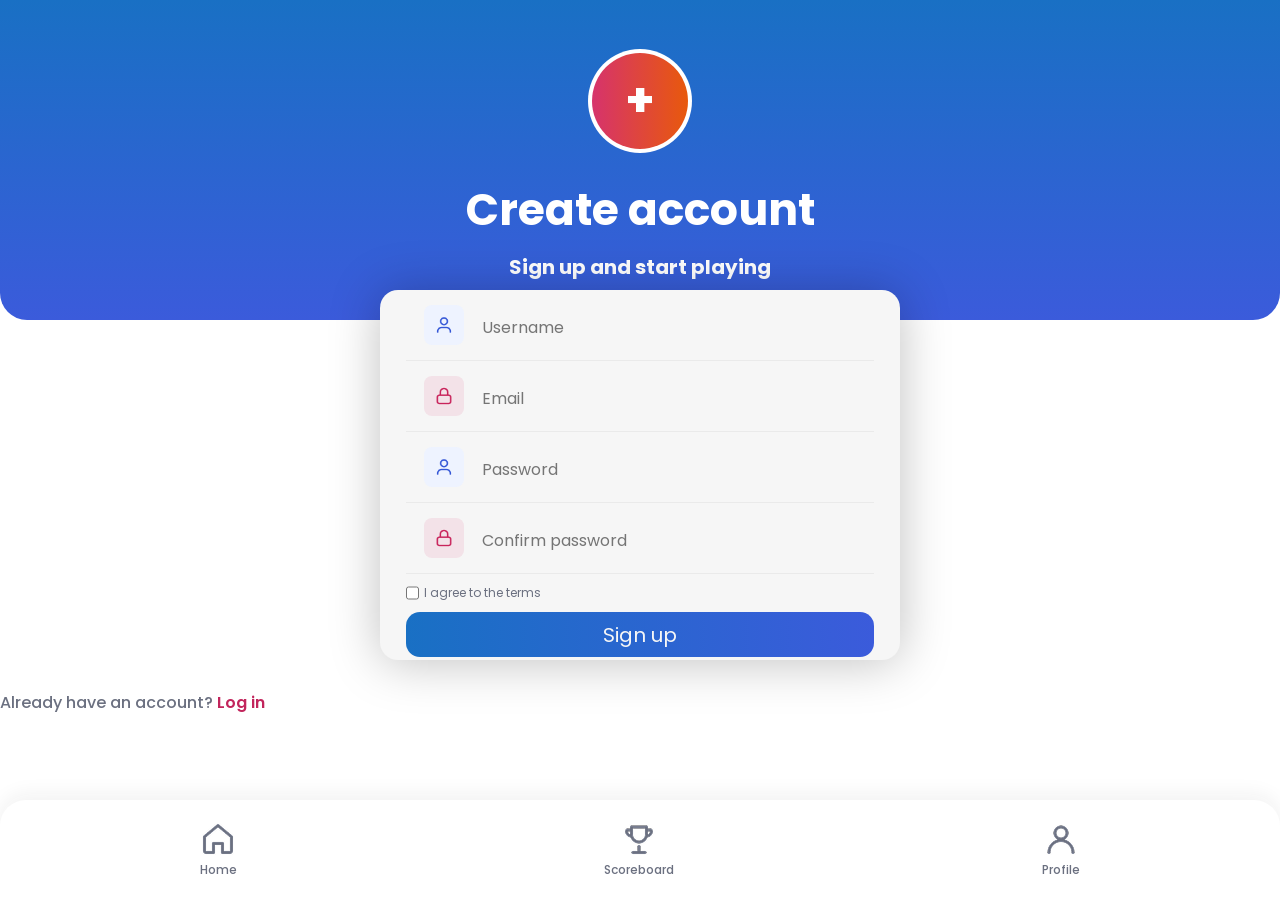
<file: pages/Signup.html>
<!doctype html>
<html lang="en">
  <head>
    <meta charset="UTF-8" />
    <meta name="viewport" content="width=device-width, initial-scale=1.0" />
    <title>Sign up | Quiz App</title>
    <link rel="stylesheet" href="../css/Signup.css">
    <link rel="preconnect" href="https://fonts.googleapis.com">
<link rel="preconnect" href="https://fonts.gstatic.com" crossorigin>
<link href="https://fonts.googleapis.com/css2?family=Inter:ital,opsz,wght@0,14..32,100..900;1,14..32,100..900&family=Poppins:ital,wght@0,100;0,200;0,300;0,400;0,500;0,600;0,700;0,800;0,900;1,100;1,200;1,300;1,400;1,500;1,600;1,700;1,800;1,900&display=swap" rel="stylesheet">
<link rel="stylesheet" href="../css/main.css">
</head>
<body>
    <header>
      <div class="logocontainer">
        <div class="logofirstbackground">
          <div class="logosecondbackground">
            <span class="LogoSignature" aria-hidden="true">+</span>
          </div>
        </div>
      </div>
      <div class="YourNameContainer">
        <h1>Create account</h1>
      </div>
      <div class="usernameContainer">
        <p>Sign up and start playing</p>
      </div>
    </header>
     <form class="statsContainer" id="SignupForm" aria-label="Sign up" novalidate>
            <div class="InputsContainer">
                <div class="UsernameInputcontainer">
                    <div class="iconBackground"><img src="../assets/person-icon-hd.png" alt=""></div>
                    <input type="text" placeholder="Username" id="SignupUsernameInput" aria-label="Username">
                </div>
                <p class="invalidcontent" id="UsernameError" role="alert"></p>
                <div class="PasswordInputcontainer">
                    <div class="iconBackground2"><img src="../assets/lock-icon-hd.png" alt=""></div>
                    <input type="email" placeholder="Email" id="SignupEmailInput" aria-label="Email">
                </div>
                <p class="invalidcontent" id="EmailError" role="alert"></p>
            </div>
            <div class="InputsContainer">
                <div class="UsernameInputcontainer">
                    <div class="iconBackground"><img src="../assets/person-icon-hd.png" alt=""></div>
                    <input type="password" placeholder="Password" id="SignupPasswordInput" aria-label="Password">
                </div>
                <p class="invalidcontent" id="PasswordError" role="alert"></p>
                <div class="PasswordInputcontainer">
                    <div class="iconBackground2"><img src="../assets/lock-icon-hd.png" alt=""></div>
                    <input type="password" placeholder="Confirm password" id="SignupConfirmInput" aria-label="Confirm password">
                </div>
                <p class="invalidcontent" id="ConfirmError" role="alert"></p>
            </div>
            <div class="SubContainer">
                <div class="RememberContainer">
                    <input type="checkbox" id="TermsChecker"> <label for="TermsChecker">I agree to the terms</label>
                </div>
            </div>
            <button type="submit">Sign up</button>
        </form>
        <p class="AccountPrompt">Already have an account? <a href="Index.html"><span>Log in</span></a></p>




    <!-- // this code for footer dont tocuh /Abdul // -->
    <footer class="footer">
        <nav class="footer_nav">
            <ul class="footer_list">

                <li>
                    <a href="home.html">
                        <img src="../assets/footer-home-icon.png" alt="" width="36" height="36">
                        <span class="footer_span">Home</span>
                    </a>
                </li>

                <li>
                    <a href="scoreboard.html">
                        <img src="../assets/footer-leaderboard-icon.png" alt="" width="36" height="36">
                        <span class="footer_span">Scoreboard</span>
                    </a>
                </li>

                <li>
                    <a href="profile.html">
                        <img src="../assets/footer-profile-icon.png" alt="" width="36" height="36">
                        <span class="footer_span">Profile</span>
                    </a>
                </li>

            </ul>
        </nav>
    </footer>
    <!-- // this code for footer dont tocuh /Abdul // -->

    <script type="module" src="../js/account/signup.js"></script>
  </body>
</html>
</file>
<file: css/style.css>
* {
  margin: 0;
  padding: 0;
}

body{
    font-family: var(--main-font);
}

 button, input{
       font-family: inherit;
   }
header{
    width: 100%;
    height: 273px;
    background: var(--lineargradient);
    border-bottom-left-radius: 27px;
    border-bottom-right-radius: 27px;
    display: flex;
    flex-direction: column;
    align-items: center;
    justify-content: center;
}

.logocontainer {
  width: 100%;
  height: 40%;
  display: flex;
  justify-content: center;
  .logofirstbackground {
    width: 104px;
    height: 104px;
    border-radius: 50%;
    background-color: var(--logofirstbackgroundcolor);
    display: flex;
    justify-content: center;
    align-items: center;
    .logosecondbackground {
      width: 96px;
      height: 96px;
      border-radius: 50%;
      background: var(--logosecondbackgroundcolor);
      display: flex;
      justify-content: center;
      align-items: center;
      .LogoSignature {
        font-size: 48px;
        font-weight: bold;
        color: var(--logofirstbackgroundcolor);
      }
    }
  }
}

.YourNameContainer {
  display: flex;
  justify-content: center;
  width: 100%;
  height: auto;
  h1 {
    font-size: 32px;
    color: var(--logofirstbackgroundcolor);
  }
}
.usernameContainer {
  display: flex;
  justify-content: center;
  width: 100%;
  height: auto;
  p {
    display: flex;
    justify-content: center;
    align-items: center;
    font-size: 16px;
    font-weight: bold;
    color: var(--logofirstbackgroundcolor);
    position: relative;
    top: 10px;
  }
}
.statsContainer{
    width: min(337px, 100% - 32px);
    margin-inline: auto;
    height: 240px;
    background-color: var(--statsbackgroundcolor);
    border-radius: 18px;
    box-shadow: 0 2px 50px rgba(0, 0, 0, 0.25);
    display: flex;
    flex-direction: column;
    justify-self: center;
    align-items: center;
    position: relative;
    bottom: 30px;
    .InputsContainer{
        display: flex;
        flex-direction: column;
        justify-content: center;
        align-items: center;
        width: 100%;
        height: auto;
        .UsernameInputcontainer , .PasswordInputcontainer{
            display: flex;
            justify-content: space-evenly;
            align-items: center;
            width: 90%;
            height: 50px;
            border-bottom: solid var(--dividerLine) 1px;
            padding: 10px 0 10px 0;
        }
        input{
        margin-top: 5px;
        padding: 10px 0 10px 0;
        width: 80%;
        border: none;
        background: transparent;
         &:focus{
        outline: 1px solid var(--headingColor);
        outline-offset: 2px;
      }
    }
    .invalidcontent {
      display: none;
      &.activated {
        display: block;
        width: 90%;
        height: 0;
        position: relative;
        bottom: 14px;
        text-indent: 18%;
        font-size: 12px;
        line-height: 12px;
        color: var(--invalidInput);
        pointer-events: none;
      }
    }
  }
  button {
    width: 90%;
    height: 48px;
    background: var(--lineargradientright);
    border: none;
    border-radius: 14px;
    color: var(--statsbackgroundcolor);
    font-size: 18px;
    margin-top: 10px;
    cursor: pointer;
  }
}

.iconBackground,
.iconBackground2 {
  width: 40px;
  height: 40px;
  border-radius: 8px;
  img {
    width: 20px;
    height: 20px;
  }
}
.iconBackground {
  display: flex;
  justify-content: center;
  align-items: center;
  background-color: var(--lightBlue);
}
.iconBackground2 {
  background-color: var(--lightSecondHeadingColor);
  display: flex;
  justify-content: center;
  align-items: center;
}

.SubContainer {
  width: 90%;
  height: auto;
  display: flex;
  justify-content: space-between;
  margin: 10px 0 0 0;
  .RememberContainer {
    width: 40%;
    height: auto;
    display: flex;
    label {
      font-size: 12px;
      color: var(--textColor);
      margin-left: 5px;
    }
  }
  p {
    font-size: 12px;
    color: var(--headingColor);
    cursor: pointer;
  }
}

.AccountPrompt {
  justify-self: center;
  color: var(--textColor);
  font-size: 12px;
  font-weight: 480;
  span {
    font-size: 12px;
    font-weight: 550;
    color: var(--sectionSignature);
  }
  a {
    text-decoration: none;
  }
}

@media (min-width: 600px) {
  .YourNameContainer {
    h1 {
      font-size: 36px;
    }
  }
  .usernameContainer {
    p {
      font-size: 17px;
    }
  }
  .statsContainer {
    width: 400px;
    .InputsContainer {
      input {
        font-size: 14px;
      }
    }
  }
  .AccountPrompt {
    font-size: 13px;
    span {
      font-size: 13px;
    }
  }
}

@media (min-width: 900px) {
  header {
    height: 300px;
  }
  .YourNameContainer {
    h1 {
      font-size: 40px;
    }
  }
  .usernameContainer {
    p {
      font-size: 18px;
    }
  }
  .statsContainer {
    width: 440px;
    .InputsContainer {
      input {
        font-size: 15px;
      }
    }
  }
  .AccountPrompt {
    font-size: 14px;
    span {
      font-size: 14px;
    }
  }
}

@media (min-width: 1200px) {
  header {
    height: 320px;
  }
  .YourNameContainer {
    h1 {
      font-size: 44px;
    }
  }
  .usernameContainer {
    p {
      font-size: 20px;
    }
  }
  .statsContainer {
    width: 520px;
    .InputsContainer {
      input {
        font-size: 16px;
      }
    }
    button {
      font-size: 20px;
    }
  }
  .AccountPrompt {
    font-size: 16px;
    span {
      font-size: 16px;
    }
  }
}

@media (max-height: 900px) {
  body {
    padding-bottom: 120px;
  }
}
</file>
<file: css/main.css>
:root {
  --lineargradient: linear-gradient(to bottom, #1970c4, #3b5bdb);
  --lineargradientright: linear-gradient(to right, #1970c4, #3b5bdb);
  --logofirstbackgroundcolor: #ffffff;
  --logosecondbackgroundcolor: linear-gradient(to right, #d6336c, #e8590c);
  --statsbackgroundcolor: #f6f6f6;
  --headingColor: #3b5bdb;
  --secondheadingColor: #d6336c;
  --lightSecondHeadingColor: rgba(214, 51, 108, 0.1);
  --thirdheadingColor: #7048e8;
  --textColor: rgba(107, 112, 128);
  --buttonBackgroundColor: rgba(107, 112, 128, 0.4);
  --lightBlue: #eef3ff;
  --dividerLine: rgb(128, 128, 128, 0.1);
  --invalidInput: #c92a2a;
  --sectionSignature: #c2255c;
  --pink: #d6336c;
  --pink-dark: #c2255c;
  --text-dark: #1b1d2a;
  --text-grey: #6b7080;
  --white: #ffffff;
  --quiz-blue-top: #126fab;
  --quiz-blue-bottom: #3b5adc;
  --quiz-answer: #364bc1;
  --quiz-white: #fff;
  --quiz-muted: #545b6b;
  --quiz-focus: #ffdf6d;

  --main-font: "poppins", sans-serif;
}

:focus-visible {
  outline: 3px solid #6c63ff;
  outline-offset: 3px;
}

/* this code is for footer dont touch /Abdul */
.footer {
  position: fixed;
  bottom: 0;
  left: 0;
  right: 0;
  padding: 0;
}
.footer_nav {
  display: flex;
  align-items: center;
  width: 100%;
  height: 100px;
  background: #ffffff;
  border-radius: 26px 26px 0 0;
  box-shadow: 0 -6px 20px rgba(27, 29, 42, 0.06);
}
.footer_list {
  display: flex;
  justify-content: space-around;
  align-items: center;
  list-style: none;
  margin: 0;
  padding: 0 16px;
  width: 100%;
  height: 100%;
  box-sizing: border-box;
}
.footer_list li {
  list-style: none;
}
.footer_list a {
  display: flex;
  flex-direction: column;
  align-items: center;
  text-decoration: none;
  gap: 4px;
}
.footer_span {
  font-size: 12px;
  font-weight: 500;
  color: #6b7080;
  font-family: var(--main-font);
}
/* this code is for footer dont touch /Abdul */
</file>
<file: css/home.css>
/* Base Styles*/

* {
  margin: 0;
  padding: 0;
  box-sizing: border-box;
}

body {
  font-family: var(--main-font);
  background: var(--white);
  color: var(--text-dark);
}

button {
  font-family: inherit;
  border: none;
  cursor: pointer;
}

a {
  text-decoration: none;
}
/* mobile */
.app {
  position: relative;
  max-width: 390px;
  min-height: 100vh;
  margin: 0 auto;
  background: var(--white);
  padding: 60px 24px 120px;
}

/* Header */

.header {
  display: flex;
  justify-content: space-between;
  align-items: flex-start;
  margin-bottom: 40px;
}

.header__title {
  font-size: 32px;
  font-weight: 700;
  color: var(--pink);
  line-height: 1.2;
}

.header__subtitle {
  font-size: 14px;
  font-weight: 600;
  color: var(--text-grey);
  margin-top: 6px;
}

.bell-btn {
  padding-top: 8px;
  border: none;
  background: transparent;
  padding-left: 0;
  padding-right: 0;
  padding-bottom: 0;
  cursor: pointer;
}

.bell-btn img {
  display: block;
  width: 32px;
  height: auto;
}

/* Cards */

.topics {
  display: flex;
  flex-direction: column;
  gap: 40px;
}

.topic-card {
  position: relative;
  width: 100%;
  display: flex;
  flex-direction: column;
  align-items: flex-start;
  justify-content: flex-end;
  height: 135px;
  padding: 16px 20px;
  border-radius: 24px;
  color: var(--white);
  text-align: left;
  transition: transform 0.15s;
}

.topic-card:hover,
.topic-card:focus-visible {
  transform: scale(1.02);
}

/* Colors for card */

.topic-card--capital {
  background: linear-gradient(135deg, #d6336c, #c4480a);
}

.topic-card--artists {
  background: linear-gradient(135deg, #3b5bdb, #1971c2);
}

.topic-card--sport {
  background: linear-gradient(135deg, #7048e8, #c2255c);
}

/* Play */

.topic-card__play {
  position: absolute;
  top: 16px;
  left: 20px;
  width: 34px;
  height: 34px;
  border: 2px solid rgba(255, 255, 255, 0.7);
  border-radius: 8px;
  background: rgba(255, 255, 255, 0.15);
}

.topic-card__play::after {
  content: "";
  position: absolute;
  top: 50%;
  left: 54%;
  transform: translate(-50%, -50%);
  border-style: solid;
  border-width: 7px 0 7px 11px;
  border-color: transparent transparent transparent var(--white);
}

.topic-card__info {
  font-size: 14px;
  font-weight: 400;
}

.topic-card__name {
  font-size: 28px;
  font-weight: 700;
  line-height: 1.1;
}

/* White circle with icon */

.topic-card__icon {
  position: absolute;
  top: -32px;
  right: -8px;
  width: 88px;
  height: 88px;
  display: flex;
  align-items: center;
  justify-content: center;
  background: var(--white);
  border-radius: 50%;
  box-shadow: 0 6px 16px rgba(0, 0, 0, 0.12);
}

/* Size of image */
.topic-card__icon img {
  width: 56px;
  height: 56px;
  object-fit: contain;
}

@media (min-width: 600px) {
  .app {
    max-width: 600px;
    padding-left: 40px;
    padding-right: 40px;
  }

  .topics {
    display: grid;
    grid-template-columns: repeat(2, 1fr);
    gap: 56px 32px;
  }
}

@media (min-width: 900px) {
  .app {
    max-width: 1000px;
  }
}

@media (min-width: 1200px) {
  .app {
    max-width: 1280px;
    padding-top: 80px;
  }

  .header__title {
    font-size: 44px;
  }

  .topics {
    grid-template-columns: repeat(3, 1fr);
  }

  .topic-card {
    height: 160px;
  }
}
</file>
<file: css/notification.css>
/* Popup */
/* the colors for (var(--...)) are in :root in the main.css file*/

/* The grey on the page */

.modal-overlay {
  display: flex;
  position: fixed;
  inset: 0;
  z-index: 10;
  background: rgba(0, 0, 0, 0.45);
  align-items: center;
  justify-content: center;
  padding: 24px;
}

.modal-overlay[hidden] {
  display: none;
}

.modal {
  position: relative;
  width: 100%;
  max-width: 340px;
  background: var(--white);
  border-radius: 28px;
  padding: 80px 24px 24px;
  text-align: center;
  box-shadow: 0 10px 30px rgba(0, 0, 0, 0.15);

  display: flex;
  flex-direction: column;
  align-items: center;
}

/* Red circle behind the bell */
.modal__badge-icon {
  position: absolute;
  top: -70px;
  left: 50%;
  transform: translateX(-50%);
  width: 130px;
  height: 130px;
  display: flex;
  align-items: center;
  justify-content: center;
  background: linear-gradient(135deg, #d6336c, #e8590c);
  border: 5px solid var(--white);
  border-radius: 50%;
  box-shadow: 0 8px 20px rgba(214, 51, 108, 0.3);
}

/* Size */

.modal__badge-icon img {
  width: 52px;
  height: 52px;
}

.modal__label {
  display: inline-block;
  margin-bottom: 16px;
  padding: 2px 18px;
  font-size: 14px;
  font-weight: 600;
  color: var(--pink-dark);
  background: #fde4ec;
  border-radius: 999px;
}

.modal__title {
  color: var(--text-dark);
  font-size: 26px;
  font-weight: 700;
  margin-top: 0;
  margin-bottom: 10px;
}

.modal__text {
  font-size: 14px;
  color: var(--text-dark);
  margin-top: 0;
  margin-bottom: 20px;
  line-height: 1.4;
}

.modal__play {
  display: block;
  box-sizing: border-box;
  text-decoration: none;
  width: 100%;
  padding: 14px;
  font-size: 16px;
  font-weight: 600;
  color: var(--white);
  background: linear-gradient(135deg, #3b5bdb, #1971c2);
  border-radius: 10px;
  margin-bottom: 12px;
}

.modal__later {
  display: inline-block;
  text-decoration: none;
  font-size: 16px;
  color: #3b5bdb;
  padding: 6px;

  border: none;
  background: transparent;
  font-family: inherit;
  cursor: pointer;
}
</file>
<file: css/leaderboard.css>
* {
  margin: 0;
  padding: 0;
  box-sizing: border-box;
  font-family: var(--main-font);
}

body {
  color: #1b1d2a;
  background: #ffffff;
}

a:focus-visible {
  outline: 3px solid #2f7bf5;
  outline-offset: 2px;
}

.visually-hidden {
  position: absolute;
  width: 1px;
  height: 1px;
  overflow: hidden;
  clip: rect(0 0 0 0);
  white-space: nowrap;
}

.leaderboard {
  min-height: 100dvh;
  padding-bottom: 120px;
}

.leaderboard_header {
  padding: 45px 28px 20px 28px;
}

.leaderboard_title {
  color: #d6336c;
  font-size: 34px;
  font-weight: 700;
  line-height: 1.15;
}

.leaderboard_subtitle {
  font-size: 15px;
  color: #6b7080;
}

.tabs {
  margin: 0 28px 24px;
  padding: 4px;
  border-radius: 999px;
  background: #eef3ff;
  display: grid;
  grid-template-columns: repeat(2, 1fr);
  gap: 4px;
}

.tabs_btn {
  min-height: 40px;
  border-radius: 999px;
  display: flex;
  align-items: center;
  justify-content: center;
  text-decoration: none;
  font-size: 14px;
  font-weight: 600;
  color: #4a5063;
}

.tabs_btn-active {
  background: #ffffff;
  color: #3b5bdb;
  box-shadow: 0 4px 10px rgba(59, 91, 219, 0.15);
}

/* podium */
.podium_list {
  list-style: none;
  margin: 0 28px 28px;
  display: flex;
  align-items: flex-end;
  gap: 10px;
}

.podium_item {
  flex: 1;
  display: flex;
  flex-direction: column;
  align-items: center;
  gap: 6px;
}

.podium_crown {
  font-size: 24px;
  line-height: 1;
  color: #fcc419;
}

.podium_avatar {
  width: 52px;
  height: 52px;
  border-radius: 50%;
  border: 3px solid #ffffff;
  box-shadow: 0 6px 14px rgba(27, 29, 42, 0.15);
  display: flex;
  align-items: center;
  justify-content: center;
  color: #ffffff;
  font-size: 20px;
  font-weight: 700;
}

.podium_name {
  font-size: 14px;
  font-weight: 600;
}

.podium_block {
  width: 100%;
  border-radius: 12px 12px 0 0;
  display: flex;
  flex-direction: column;
  align-items: center;
  justify-content: center;
  color: #ffffff;
}

.podium_rank {
  font-size: 28px;
  font-weight: 800;
}

.podium_points {
  font-size: 13px;
  font-weight: 600;
}

.podium_item-first .podium_avatar {
  width: 64px;
  height: 64px;
  background: linear-gradient(135deg, #d6336c 0%, #e8590c 100%);
}
.podium_item-first .podium_block {
  height: 120px;
  background: linear-gradient(#d6336c, #c2255c);
}

.podium_item-second .podium_avatar {
  background: linear-gradient(135deg, #3b5bdb 0%, #1c9fe0 100%);
}
.podium_item-second .podium_block {
  height: 90px;
  background: linear-gradient(#3b5bdb, #364fc7);
}

.podium_item-third .podium_avatar {
  background: linear-gradient(135deg, #7048e8 0%, #c2255c 100%);
}
.podium_item-third .podium_block {
  height: 70px;
  background: linear-gradient(#7048e8, #5f3dc4);
}

.podium_item-me .podium_name {
  padding: 0 10px;
  border-radius: 999px;
  background: #fff3bf;
}

/* list */
.player_list {
  list-style: none;
  margin: 0 28px;
  display: flex;
  flex-direction: column;
  gap: 6px;
}

.player_item {
  display: flex;
  align-items: center;
  gap: 14px;
  padding: 10px 12px;
  border-bottom: 1px solid #eef3ff;
}

.player_item-me {
  background: #fff3bf;
  border-radius: 12px;
  border-bottom: none;
}

.player-item_rank {
  width: 16px;
  font-size: 14px;
  font-weight: 600;
  color: #6b7080;
  text-align: center;
}

.player_item-me .player-item_rank {
  color: #1b1d2a;
}

.player-item_avatar {
  width: 36px;
  height: 36px;
  flex-shrink: 0;
  border-radius: 50%;
  display: flex;
  align-items: center;
  justify-content: center;
  color: #ffffff;
  font-size: 15px;
  font-weight: 700;
}

.player-item_avatar-blue {
  background: #3b5bdb;
}
.player-item_avatar-pink {
  background: #d6336c;
}
.player-item_avatar-purple {
  background: #7048e8;
}

.player-item_name {
  flex: 1;
  font-size: 16px;
  font-weight: 600;
}

.player-item_points {
  font-size: 15px;
  font-weight: 700;
  color: #c2255c;
}

/* tablet */
@media (min-width: 600px) {
  .podium_list {
    gap: 16px;
  }
  .podium_avatar {
    width: 60px;
    height: 60px;
  }
  .podium_item-first .podium_avatar {
    width: 72px;
    height: 72px;
  }
}

/* laptop */
@media (min-width: 900px) {
  .leaderboard_content {
    display: grid;
    grid-template-columns: 1fr 1fr;
    gap: 20px;
    align-items: start;
  }
}

/* big screen */
@media (min-width: 1200px) {
  .podium_item-first .podium_block {
    height: 150px;
  }
  .podium_item-second .podium_block {
    height: 115px;
  }
  .podium_item-third .podium_block {
    height: 90px;
  }
}
</file>
<file: css/profile.css>
* {
  padding: 0;
  margin: 0;
}

header {
  width: 100%;
  height: 273px;
  background: var(--lineargradient);
  border-bottom-left-radius: 27px;
  border-bottom-right-radius: 27px;
  display: flex;
  flex-direction: column;
  align-items: center;
  justify-content: center;
}
body{
    font-family: var(--main-font);
}

button, input{
       font-family: inherit;
   }

.logocontainer {
  width: 100%;
  height: 40%;
  display: flex;
  justify-content: center;
  position: relative;
  top: 35px;
  .logofirstbackground {
    width: 104px;
    height: 104px;
    border-radius: 50%;
    background-color: var(--logofirstbackgroundcolor);
    display: flex;
    justify-content: center;
    align-items: center;
    .logosecondbackground {
      width: 96px;
      height: 96px;
      border-radius: 50%;
      background: var(--logosecondbackgroundcolor);
      display: flex;
      justify-content: center;
      align-items: center;
      .LogoSignature {
        font-size: 48px;
        font-weight: bold;
        color: var(--logofirstbackgroundcolor);
      }
    }
  }
}

.YourNameContainer {
  display: flex;
  justify-content: center;
  width: 100%;
  height: auto;
  position: relative;
  top: 25px;
  h1 {
    font-size: 32px;
    color: var(--logofirstbackgroundcolor);
  }
}

.usernameContainer {
  display: flex;
  justify-content: center;
  width: 100%;
  height: auto;
  position: relative;
  top: 25px;
  p {
    display: flex;
    justify-content: center;
    align-items: center;
    font-size: 16px;
    font-weight: bold;
    color: var(--logofirstbackgroundcolor);
    span {
      width: 4px;
      height: 4px;
      margin-left: 5px;
      margin-right: 5px;
      background-color: var(--logofirstbackgroundcolor);
      border-radius: 27px;
    }
  }
}

.statsContainer{
    width: min(337px, 100% - 32px);
    margin-inline: auto;
    height: 73px;
    background-color: var(--statsbackgroundcolor);
    border-radius: 18px;
    position: relative;
    top: 50px;
    box-shadow: 0 2px 50px rgba(0, 0, 0, 0.25);
    display: flex;
    .statsChildren{
        width: 33%;
        height: 100%;
        display: flex;
        flex-direction: column;
        align-items: center;
        justify-content: center;
        strong{
            font-size: 24px;
            color: var(--headingColor);
        }
        p{
            font-size: 13px;
            color: var(--textColor);
        }
        #correctanswerStat{
            color: var(--secondheadingColor);
        }
        #leaderboardStat{
            color: var(--thirdheadingColor);
        }
    }
}

main {
  width: 100%;
  height: auto;
  position: relative;
  top: 50px;
  display: flex;
  flex-direction: column;
  align-items: center;
  .TitleContainer {
    width: 80%;
    h2 {
      font-size: 24px;
    }
  }
  .subseciton {
    margin-top: 10px;
    width: 80%;
    height: 4rem;
    display: flex;
    justify-content: space-between;
    .leftSideContent {
      width: 50%;
      height: 100%;
      display: flex;
      align-items: center;
      .iconBackground,
      .iconBackground2 {
        width: 40px;
        height: 40px;
        border-radius: 8px;
        background-color: var(--lightBlue);
      }
      .iconBackground {
        display: flex;
        justify-content: center;
        align-items: center;
      }
      .iconBackground2 {
        background-color: var(--lightSecondHeadingColor);
        display: flex;
        justify-content: center;
        align-items: center;
        span {
          font-size: 16px;
          color: var(--sectionSignature);
        }
      }
      strong {
        position: relative;
        left: 10px;
        font-size: 16px;
      }
    }
    .rightSideContent {
      width: 50%;
      height: 100%;
      display: flex;
      justify-content: end;
      align-items: center;
      #buttonBackground,
      #buttonBackground2 {
        width: 47px;
        height: 30px;
        border-radius: 18px;
        background-color: var(--headingColor);
        border: none;
        display: flex;
        justify-content: flex-end;
        align-items: center;
        cursor: pointer;
        &.activated {
          background-color: var(--buttonBackgroundColor);
        }
        span {
          width: 22px;
          height: 24px;
          border-radius: 50%;
          background-color: var(--logofirstbackgroundcolor);
          border: none;
          position: relative;
          right: 2px;
          transition: 0.3s ease;
          &.activated {
            transform: translateX(0px);
          }
          &.disabled {
            transform: translateX(-21px);
          }
        }
      }
      #buttonBackground2 {
        display: flex;
        justify-content: start;
        background-color: var(--buttonBackgroundColor);
        &.activated {
          background-color: var(--headingColor);
        }
        span {
          right: 0;
          left: 2px;
          &.activated {
            transform: translateX(0px);
          }
          &.disabled {
            transform: translateX(21px);
          }
        }
      }
    }
  }
  .dividerLine {
    width: 80%;
    height: 2px;
    background-color: var(--dividerLine);
    border: none;
  }
  #LogOut {
    transition: 0.3s ease;
    position: relative;
    top: 20px;
    width: 80%;
    height: 58px;
    background-color: transparent;
    border: var(--lightSecondHeadingColor) 3px solid;
    border-radius: 17px;
    font-size: 17px;
    color: var(--sectionSignature);
    font-weight: 700;
    cursor: pointer;
    -webkit-tap-highlight-color: transparent;
  }
  #LogOut:hover {
    background-color: var(--sectionSignature);
    color: var(--logofirstbackgroundcolor);
    border: none;
  }
}

@media (max-width: 350px) {
  .statsContainer {
    width: 90%;
    .statsChildren {
      strong {
        font-size: 20px;
      }
      p {
        font-size: 11px;
      }
    }
  }
}

@media (min-width: 600px) {
  .YourNameContainer {
    h1 {
      font-size: 36px;
    }
  }
  .usernameContainer {
    p {
      font-size: 17px;
    }
  }
  .statsContainer {
    width: 400px;
    .statsChildren {
      strong {
        font-size: 26px;
      }
      p {
        font-size: 13px;
      }
    }
  }
  main {
    .TitleContainer {
      width: 360px;
    }
    .subseciton {
      width: 360px;
    }
    .dividerLine {
      width: 360px;
    }
    #LogOut {
      width: 360px;
    }
  }
}

@media (min-width: 900px) {
  .YourNameContainer {
    h1 {
      font-size: 38px;
    }
  }
  .usernameContainer {
    p {
      font-size: 18px;
    }
  }
  .statsContainer {
    width: 440px;
    .statsChildren {
      strong {
        font-size: 28px;
      }
      p {
        font-size: 14px;
      }
    }
  }
  main {
    .TitleContainer {
      width: 400px;
      h2 {
        font-size: 28px;
      }
    }
    .subseciton {
      width: 400px;
    }
    .dividerLine {
      width: 400px;
    }
    #LogOut {
      width: 400px;
    }
  }
}

@media (min-width: 1200px) {
  .YourNameContainer {
    h1 {
      font-size: 44px;
    }
  }
  .statsContainer {
    width: 520px;
    .statsChildren {
      strong {
        font-size: 32px;
      }
      p {
        font-size: 15px;
      }
    }
  }
  main {
    .TitleContainer {
      width: 480px;
      h2 {
        font-size: 30px;
      }
    }
    .subseciton {
      width: 480px;
      .leftSideContent {
        strong {
          font-size: 18px;
        }
      }
    }
    .dividerLine {
      width: 480px;
    }
    #LogOut {
      width: 480px;
    }
  }
}

@media (max-height: 900px) {
  body {
    padding-bottom: 190px;
  }
}
</file>
<file: css/questions.css>
@font-face {
  font-family: "Poppins";
  src: url("../assets/fonts/Poppins-Regular.ttf") format("truetype");
  font-style: normal;
  font-weight: 400;
  font-display: swap;
}
@font-face {
  font-family: "Poppins";
  src: url("../assets/fonts/Poppins-SemiBold.ttf") format("truetype");
  font-style: normal;
  font-weight: 600;
  font-display: swap;
}
@font-face {
  font-family: "Poppins";
  src: url("../assets/fonts/Poppins-Bold.ttf") format("truetype");
  font-style: normal;
  font-weight: 700;
  font-display: swap;
}

* {
  box-sizing: border-box;
}
.question-page {
  margin: 0;
  padding-bottom: 100px;
  background: #eef1f8;
  color: var(--quiz-white);
  font-family: var(--main-font);
  line-height: 1.5;
}
button,
a {
  -webkit-tap-highlight-color: transparent;
}
button {
  font: inherit;
}
img {
  display: block;
  max-width: 100%;
}
[hidden] {
  display: none !important;
}
.visually-hidden {
  position: absolute;
  width: 1px;
  height: 1px;
  padding: 0;
  margin: -1px;
  overflow: hidden;
  clip-path: inset(50%);
  white-space: nowrap;
  border: 0;
}
.skip-link {
  position: fixed;
  top: 8px;
  left: 8px;
  z-index: 10;
  padding: 12px 18px;
  background: var(--quiz-white);
  color: var(--quiz-answer);
  border-radius: 8px;
  transform: translateY(-180%);
}
.skip-link:focus {
  transform: translateY(0);
}
.quiz-shell {
  display: flex;
  flex-direction: column;
  width: 100%;
  min-height: calc(100svh - 100px);
  background: linear-gradient(
    165deg,
    var(--quiz-blue-top),
    var(--quiz-blue-bottom)
  );
}
.quiz-header {
  display: grid;
  grid-template-columns: 1fr 1fr 1fr;
  align-items: center;
  gap: 12px;
  width: 100%;
  max-width: 1200px;
  margin-inline: auto;
  padding: max(36px, env(safe-area-inset-top)) 24px 24px;
}
.quit-link {
  display: grid;
  place-items: center;
  width: 44px;
  height: 44px;
  border: 2px solid #ffffffb3;
  border-radius: 50%;
  color: var(--quiz-white);
}
.quit-link svg {
  width: 24px;
  fill: none;
  stroke: currentColor;
  stroke-width: 2;
  stroke-linecap: round;
}
.question-progress {
  position: relative;
  display: grid;
  place-items: center;
  justify-self: center;
  width: 56px;
  height: 56px;
  font-size: 18px;
  font-weight: 700;
}
.question-progress svg {
  position: absolute;
  inset: 0;
  width: 100%;
  fill: none;
  stroke-width: 4;
}
.progress-track {
  stroke: #ffffff66;
}
.progress-value {
  stroke: var(--quiz-white);
  stroke-dasharray: 30.16 150.8;
  stroke-linecap: round;
  transform: rotate(-90deg);
  transform-origin: center;
}
.score-pill {
  display: flex;
  align-items: center;
  justify-content: center;
  justify-self: end;
  gap: 8px;
  min-width: 64px;
  min-height: 44px;
  margin: 0;
  padding: 6px 12px;
  border: 2px solid #ffffffb3;
  border-radius: 30px;
  font-weight: 600;
}
.score-pill svg {
  width: 16px;
  height: 16px;
  fill: currentColor;
}
.quiz-main {
  display: grid;
  align-content: start;
  gap: 28px;
  flex: 1;
  width: 100%;
  max-width: 1200px;
  margin-inline: auto;
  padding: 8px 28px 40px;
}
.question-picture {
  width: min(100%, 300px);
  min-width: 0;
  margin: 0 auto;
}
.question-picture img {
  width: 100%;
  height: auto;
  aspect-ratio: 3 / 2;
  object-fit: cover;
  background: #65a5ed;
  border: 2px solid #ffffff99;
  border-radius: 24px;
}
.photo-credits {
  margin: 0;
  padding: 0 28px 24px;
  font-size: 14px;
  text-align: center;
}
.photo-credits a {
  color: inherit;
}
.question-content {
  min-width: 0;
  overflow-wrap: anywhere;
}
.quiz-main.quiz-main--text-only {
  grid-template-columns: minmax(0, 1fr);
}
.question-details {
  display: flex;
  flex-wrap: wrap;
  align-items: center;
  gap: 8px 12px;
  margin-bottom: 8px;
}
.question-category {
  margin: 0;
  font-size: 15px;
  font-weight: 600;
}
.quiz-time {
  display: flex;
  gap: 6px;
  margin: 0;
  font-size: 12px;
}
.quiz-time time {
  font-weight: 600;
  font-variant-numeric: tabular-nums;
}
.question-content h1 {
  margin: 0 0 20px;
  font-size: clamp(24px, 7vw, 28px);
  line-height: 1.25;
  font-weight: 700;
  overflow-wrap: break-word;
}
.answer-list {
  display: flex;
  flex-direction: column;
  gap: 12px;
}
.answer-button {
  display: flex;
  align-items: center;
  justify-content: center;
  width: 100%;
  min-height: 54px;
  padding: 12px 20px;
  border: 2px solid transparent;
  border-radius: 16px;
  background: var(--quiz-white);
  color: var(--quiz-answer);
  font-size: 17px;
  font-weight: 600;
  line-height: 1.45;
  text-align: center;
  overflow-wrap: anywhere;
  cursor: pointer;
}
.quiz-shell a:focus-visible,
.answer-button:focus-visible {
  outline: 3px solid var(--quiz-focus);
  outline-offset: 4px;
}
.footer a:focus-visible,
.credits-page a:focus-visible,
.skip-link:focus-visible {
  outline: 3px solid var(--quiz-answer);
  outline-offset: 3px;
}
.question-page .footer_list a {
  min-width: 44px;
  min-height: 44px;
}
.credits-page a {
  color: var(--quiz-answer);
  text-underline-offset: 3px;
}
.credits-page {
  max-width: 800px;
  margin: 0 auto;
  padding: 32px 24px;
  color: #1b1d2a;
}
.credits-page h1 {
  font-size: 28px;
}
.credit-list {
  display: grid;
  gap: 24px;
  padding: 0;
  list-style: none;
}
.credit-list li {
  padding: 24px;
  border-radius: 20px;
  background: white;
}
.credit-list h2 {
  margin-top: 0;
  font-size: 20px;
}
.credit-list img {
  width: 240px;
  height: auto;
  border-radius: 12px;
}
.answer-button:disabled {
  cursor: default;
  opacity: 1;
}
.answer-button:not(:disabled):hover {
  background: #e8edff;
}
.answer-button:not(:disabled):active {
  background: #d8e1ff;
}
.answer-button--correct {
  background: #1e7e34;
  color: #fff;
  border-color: #fff;
}
.answer-button--wrong {
  background: #b42335;
  color: #fff;
  border-color: #fff;
}
.answer-feedback {
  min-height: 1.5em;
  margin: 16px 0 0;
  font-weight: 600;
}
.answer-feedback:focus,
#question-title:focus {
  outline: none;
}
.retry-button {
  margin-top: 20px;
}
.time-popup {
  width: calc(100% - 32px);
  max-width: 380px;
  max-height: calc(100svh - 32px);
  padding: 28px;
  overflow-y: auto;
  border: 0;
  border-radius: 28px;
  background: var(--quiz-white);
  color: #1b1d2a;
  font: inherit;
  text-align: center;
  box-shadow: 0 10px 30px #0003;
}
.time-popup::backdrop {
  background: #0009;
}
.time-popup h2 {
  margin: 0 0 8px;
  font-size: 26px;
}
.time-popup p {
  margin: 0 0 24px;
}
.time-popup__button {
  display: flex;
  align-items: center;
  justify-content: center;
  width: 100%;
  min-height: 54px;
  padding: 12px 16px;
  border: 2px solid transparent;
  border-radius: 16px;
  background: var(--quiz-answer);
  color: var(--quiz-white);
  font-size: 16px;
  font-weight: 600;
  text-decoration: none;
  cursor: pointer;
}
.time-popup__button--secondary {
  margin-top: 12px;
  background: #eef1f8;
  color: var(--quiz-answer);
}
.time-popup__button:focus-visible {
  outline: 3px solid var(--quiz-answer);
  outline-offset: 3px;
}
@media (min-width: 600px) {
  .quiz-header {
    padding: 28px 32px;
  }
  .quiz-main {
    gap: 32px;
    padding: 12px 40px 40px;
  }
  .question-picture {
    width: min(100%, 400px);
  }
  .question-content h1 {
    font-size: 30px;
  }
}
@media (min-width: 900px) {
  .quiz-header {
    padding: 32px 40px;
  }
  .quiz-main {
    grid-template-columns: minmax(0, 0.9fr) minmax(0, 1fr);
    align-items: start;
    gap: 36px;
    padding: 32px 40px 56px;
  }
  .question-picture {
    width: 100%;
  }
  .question-content h1 {
    font-size: 32px;
  }
}
@media (min-width: 1200px) {
  .quiz-header {
    padding: 32px 48px;
  }
  .quiz-main {
    gap: 56px;
    padding: 40px 48px 64px;
  }
  .question-content h1 {
    font-size: 36px;
  }
  .answer-button {
    min-height: 60px;
    font-size: 18px;
  }
}
</file>
<file: css/scoreboard.css>
.score_item:nth-child(1) .score-item_avatar {
  background: linear-gradient(#c13bf0, #3a1a6b);
}
.score_item:nth-child(2) .score-item_avatar {
  background: linear-gradient(#6ee79a, #3a1a6b);
}
.score_item:nth-child(3) .score-item_avatar {
  background: linear-gradient(#0b3bf0, #6fa0d8);
}
.score_item:nth-child(4) .score-item_avatar {
  background: linear-gradient(#e5574d, #4a1f1f);
}

* {
  margin: 0;
  padding: 0;
  font-family: var(--main-font);
}
body {
  background: #ffffff;
}
.scoreboard {
  min-height: 100dvh;
  box-sizing: border-box;
  display: flex;
  flex-direction: column;
  padding-bottom: 120px;
}
.scoreboard_header {
  padding: 45px 28px 20px 28px;
}

.scoreboard_title {
  color: #d6336c;
  font-size: 34px;
  font-weight: 700;
  line-height: 1.15;
}

.scoreboard_subtitle {
  font-size: 15px;
  color: #6b7080;
}
.tabs {
  margin: 0 28px 24px;
  padding: 4px;
  border-radius: 999px;
  background: #eef3ff;
  display: grid;
  grid-template-columns: repeat(2, 1fr);
  gap: 4px;
}

.tabs_btn {
  min-height: 40px;
  border-radius: 999px;
  display: flex;
  align-items: center;
  justify-content: center;
  text-decoration: none;
  font-size: 14px;
  font-weight: 600;
  color: #4a5063;
}

.tabs_btn-active {
  background: #ffffff;
  color: #3b5bdb;
  box-shadow: 0 4px 10px rgba(59, 91, 219, 0.15);
}

.latest {
  margin: 0 28px 28px;
  box-sizing: border-box;
  border-radius: 26px;
  background: linear-gradient(135deg, #3b5bdb 0%, #1971c2 100%);
  color: #ffffff;
  display: flex;
  align-items: center;
  justify-content: space-between;
  box-shadow: 0 14px 26px rgba(59, 91, 219, 0.3);
  padding: 20px 22px;
}
.latest_text {
  display: flex;
  flex-direction: column;
  gap: 9px;
}
.latest_label {
  font-size: 14px;
  font-weight: 500;
}
.latest_message {
  font-size: 22px;
  font-weight: 700;
}
.latest_score {
  border-radius: 999px;
  width: 76px;
  height: 76px;
  background: #ffffff;
  color: #3b5bdb;
  display: flex;
  align-items: center;
  justify-content: center;
  font-size: 24px;
  font-weight: 700;
}

.score_list {
  list-style: none;
  margin: 24px 28px 0;
  display: flex;
  flex-direction: column;
  gap: 16px;
}

.score_item {
  display: flex;
  align-items: center;
  gap: 14px;
}

.score-item_rank {
  width: 16px;
  font-size: 14px;
  font-weight: 600;
  color: #6b7080;
  text-align: center;
}

.score-item_avatar {
  width: 48px;
  height: 48px;
  flex-shrink: 0;
  border-radius: 50%;
  display: flex;
  align-items: center;
  justify-content: center;
  color: #fff;
  font-size: 18px;
  font-weight: 700;
}

.score-item_info {
  flex: 1;
}

.score-item_category {
  font-size: 16px;
  font-weight: 600;
  color: #1b1d2a;
}

.score-item_date {
  font-size: 13px;
  color: #6b7080;
}

.score-item_badge {
  padding: 6px 14px;
  border-radius: 999px;
  background: #e7ecff;
  color: #3b5bdb;
  font-size: 14px;
  font-weight: 700;
}

.btn_primary {
  text-decoration: none;
  min-height: 54px;
  border-radius: 16px;
  background: linear-gradient(135deg, #d6336c 0%, #c4480a 100%);
  color: #ffffff;
  font-size: 16px;
  font-weight: 600;
  display: flex;
  align-items: center;
  justify-content: center;
  margin: 30px 22px 0;
}

.visually-hidden {
  margin: 0 28px 28px;
}

/* tablet */
@media (min-width: 600px) {
  .latest {
    padding: 28px 32px;
  }
  .latest_message {
    font-size: 26px;
  }
  .latest_score {
    width: 92px;
    height: 92px;
    font-size: 28px;
  }
}

/* laptop */
@media (min-width: 900px) {
  .scoreboard {
    display: grid;
    grid-template-columns: 1fr 1fr;
    grid-template-rows: auto auto auto auto 1fr;
    column-gap: 20px;
  }
  .scoreboard_header,
  .tabs {
    grid-column: 1 / -1;
  }
  .latest {
    grid-column: 1;
    grid-row: 3 / span 2;
    align-self: start;
  }
  #best-title {
    grid-column: 2;
    grid-row: 3;
  }
  .score_list {
    grid-column: 2;
    grid-row: 4 / span 2;
    margin-top: 0;
  }
  .btn_primary {
    grid-column: 1;
    grid-row: 5;
    align-self: start;
    margin: 0 28px;
  }
}

/* big screen */
@media (min-width: 1200px) {
  .latest {
    padding: 40px;
  }
  .latest_message {
    font-size: 30px;
  }
  .score_list {
    gap: 22px;
  }
  .score-item_category {
    font-size: 18px;
  }
}

.score-item_info{
    flex: 1; 
}

.score-item_category{
    font-size: 16px;
    font-weight: 600;
    color: #1B1D2A;
}

.score-item_date{
    font-size: 13px;
    color: #6B7080;
}

.score-item_badge{
    padding: 6px 14px;
    border-radius: 999px;
    background: #E7ECFF;
    color: #3B5BDB;
    font-size: 14px;
    font-weight: 700;
}

.btn_primary{
    text-decoration: none;
    min-height: 54px;
    border-radius: 16px;
    background: linear-gradient(135deg, #D6336C 0%, #C4480A 100%);
    color: #FFFFFF;
    font-size: 16px;
    font-weight: 600;
    display: flex;
    align-items: center;
    justify-content: center;
    margin: 30px 22px 0;
}
.best[hidden] { 
    display: none; 
}

.best_title {
    margin: 0 28px;
    font-size: 18px;
    font-weight: 700;
    color: #1B1D2A;
}



@media (min-width: 600px){
    .latest{
        margin: 0 28px 32px;
        padding: 24px 28px;
    }
    .latest_message{
        font-size: 26px;
    }
    .latest_score{
        width: 88px;
        height: 88px;
        font-size: 28px;
    }
    .best_title{
        margin: 0 28px;
        font-size: 20px;
    }
    .score_list{
        margin: 24px 28px 0;
        gap: 18px;
    }
    .score-item_avatar{
        width: 56px;
        height: 56px;
        font-size: 20px;
    }
    .score-item_category{
        font-size: 17px;
    }
    .btn_primary{
        margin: 32px 28px 0;
    }
}

@media (min-width: 900px){
    .scoreboard{
        display: grid;
        grid-template-columns: 1fr 1fr;
        grid-template-areas:
            "header header"
            "tabs tabs"
            "latest best"
            "play best";
        grid-template-rows: auto auto auto 1fr;
        column-gap: 20px;
        align-content: start;
        align-items: start;
    }
    .scoreboard_header{
        grid-area: header;
    }
    .tabs{
        grid-area: tabs;
    }
    .latest{
        grid-area: latest;
        margin: 0 0 24px 28px;
        padding: 36px;
        border-radius: 32px;
    }
    .latest_label{
        font-size: 16px;
    }
    .latest_message{
        font-size: 32px;
    }
    .latest_score{
        width: 112px;
        height: 112px;
        font-size: 36px;
    }
    .btn_primary{
        grid-area: play;
        margin: 0 0 0 28px;
        min-height: 68px;
        border-radius: 20px;
        font-size: 20px;
    }
    .best{
        grid-area: best;
    }
    .best_title{
        margin: 0 28px 0 0;
    }
    .score_list{
        margin: 20px 28px 0 0;
    }
    .scoreboard:has(.best[hidden]){
        grid-template-columns: 1fr;
        grid-template-areas:
            "header"
            "tabs"
            "latest"
            "play";
        grid-template-rows: auto auto auto auto;
    }
    .scoreboard:has(.best[hidden]) .latest{
        margin: 0 28px 24px;
    }
    .scoreboard:has(.best[hidden]) .btn_primary{
        margin: 0 28px;
    }
}

@media (min-width: 1200px){
    .latest{
        padding: 44px 48px;
        border-radius: 36px;
    }
    .latest_label{
        font-size: 18px;
    }
    .latest_message{
        font-size: 40px;
    }
    .latest_score{
        width: 136px;
        height: 136px;
        font-size: 44px;
    }
    .btn_primary{
        min-height: 76px;
        border-radius: 22px;
        font-size: 22px;
    }
    .score_list{
        gap: 20px;
    }
    .score-item_avatar{
        width: 60px;
        height: 60px;
    }
    .score-item_category{
        font-size: 18px;
    }
    .score-item_date{
        font-size: 14px;
    }
    .score-item_badge{
        padding: 8px 18px;
        font-size: 16px;
    }
}
</file>
<file: css/Signup.css>
body{
    margin: 0;
    padding: 0;
}

* {
  margin: 0;
  padding: 0;
}

body{
    font-family: var(--main-font);
}

button, input{
    font-family: inherit;
}

header{
    width: 100%;
    height: 273px;
    background: var(--lineargradient);
    border-bottom-left-radius: 27px;
    border-bottom-right-radius: 27px;
    display: flex;
    flex-direction: column;
    align-items: center;
    justify-content: center;
}

.logocontainer {
  width: 100%;
  height: 40%;
  display: flex;
  justify-content: center;
  .logofirstbackground {
    width: 104px;
    height: 104px;
    border-radius: 50%;
    background-color: var(--logofirstbackgroundcolor);
    display: flex;
    justify-content: center;
    align-items: center;
    .logosecondbackground {
      width: 96px;
      height: 96px;
      border-radius: 50%;
      background: var(--logosecondbackgroundcolor);
      display: flex;
      justify-content: center;
      align-items: center;
      .LogoSignature {
        font-size: 48px;
        font-weight: bold;
        color: var(--logofirstbackgroundcolor);
      }
    }
  }
}

.YourNameContainer {
  display: flex;
  justify-content: center;
  width: 100%;
  height: auto;
  h1 {
    font-size: 32px;
    color: var(--logofirstbackgroundcolor);
  }
}
.usernameContainer {
  display: flex;
  justify-content: center;
  width: 100%;
  height: auto;
  p {
    display: flex;
    justify-content: center;
    align-items: center;
    font-size: 16px;
    font-weight: bold;
    color: var(--logofirstbackgroundcolor);
    position: relative;
    top: 10px;
  }
}
.statsContainer{
    width: min(337px, 100% - 32px);
    margin-inline: auto;
    height: 370px;
    background-color: var(--statsbackgroundcolor);
    border-radius: 18px;
    box-shadow: 0 2px 50px rgba(0, 0, 0, 0.25);
    display: flex;
    flex-direction: column;
    justify-self: center;
    align-items: center;
    position: relative;
    bottom: 30px;
        .InputsContainer{
        display: flex;
        flex-direction: column;
        justify-content: center;
        align-items: center;
        width: 100%;
        height: auto;
        .UsernameInputcontainer , .PasswordInputcontainer{
            display: flex;
            justify-content: space-evenly;
            align-items: center;
            width: 90%;
            height: 50px;
            border-bottom: solid var(--dividerLine) 1px;
            padding: 10px 0 10px 0;
        }
        input{
        margin-top: 5px;
        padding: 10px 0 10px 0;
        width: 80%;
        border: none;
        background: transparent;
         &:focus{
        outline: 1px solid var(--headingColor);
        outline-offset: 2px;
      }
    }
    .invalidcontent {
      display: none;
      &.activated {
        display: block;
        width: 90%;
        height: 0;
        position: relative;
        bottom: 14px;
        text-indent: 18%;
        font-size: 12px;
        line-height: 12px;
        color: var(--invalidInput);
        pointer-events: none;
      }
    }
  }
  button {
    width: 90%;
    height: 45px;
    background: var(--lineargradientright);
    border: none;
    border-radius: 14px;
    color: var(--statsbackgroundcolor);
    font-size: 18px;
    margin-top: 10px;
    cursor: pointer;
  }
}

.iconBackground,
.iconBackground2 {
  width: 40px;
  height: 40px;
  border-radius: 8px;
  img {
    width: 20px;
    height: 20px;
  }
}
.iconBackground {
  display: flex;
  justify-content: center;
  align-items: center;
  background-color: var(--lightBlue);
}
.iconBackground2 {
  background-color: var(--lightSecondHeadingColor);
  display: flex;
  justify-content: center;
  align-items: center;
}

.SubContainer {
  width: 90%;
  height: auto;
  display: flex;
  justify-content: space-between;
  margin: 10px 0 0 0;
  .RememberContainer {
    width: 50%;
    height: auto;
    display: flex;
    label {
      font-size: 12px;
      color: var(--textColor);
      margin-left: 5px;
      &.activated {
        color: var(--invalidInput);
      }
    }
  }
}

.AccountPrompt {
  justify-self: center;
  color: var(--textColor);
  font-size: 12px;
  font-weight: 480;
  span {
    font-size: 12px;
    font-weight: 550;
    color: var(--sectionSignature);
  }
  a {
    text-decoration: none;
  }
}

@media (min-width: 600px) {
  .YourNameContainer {
    h1 {
      font-size: 36px;
    }
  }
  .usernameContainer {
    p {
      font-size: 17px;
    }
  }
  .statsContainer {
    width: 400px;
    .InputsContainer {
      input {
        font-size: 14px;
      }
    }
  }
  .AccountPrompt {
    font-size: 13px;
    span {
      font-size: 13px;
    }
  }
}

@media (min-width: 900px) {
  header {
    height: 300px;
  }
  .YourNameContainer {
    h1 {
      font-size: 40px;
    }
  }
  .usernameContainer {
    p {
      font-size: 18px;
    }
  }
  .statsContainer {
    width: 440px;
    .InputsContainer {
      input {
        font-size: 15px;
      }
    }
  }
  .AccountPrompt {
    font-size: 14px;
    span {
      font-size: 14px;
    }
  }
}

@media (min-width: 1200px) {
  header {
    height: 320px;
  }
  .YourNameContainer {
    h1 {
      font-size: 44px;
    }
  }
  .usernameContainer {
    p {
      font-size: 20px;
    }
  }
  .statsContainer {
    width: 520px;
    .InputsContainer {
      input {
        font-size: 16px;
      }
    }
    button {
      font-size: 20px;
    }
  }
  .AccountPrompt {
    font-size: 16px;
    span {
      font-size: 16px;
    }
  }
}

@media (max-height: 900px) {
  body {
    padding-bottom: 120px;
  }
}
</file>
